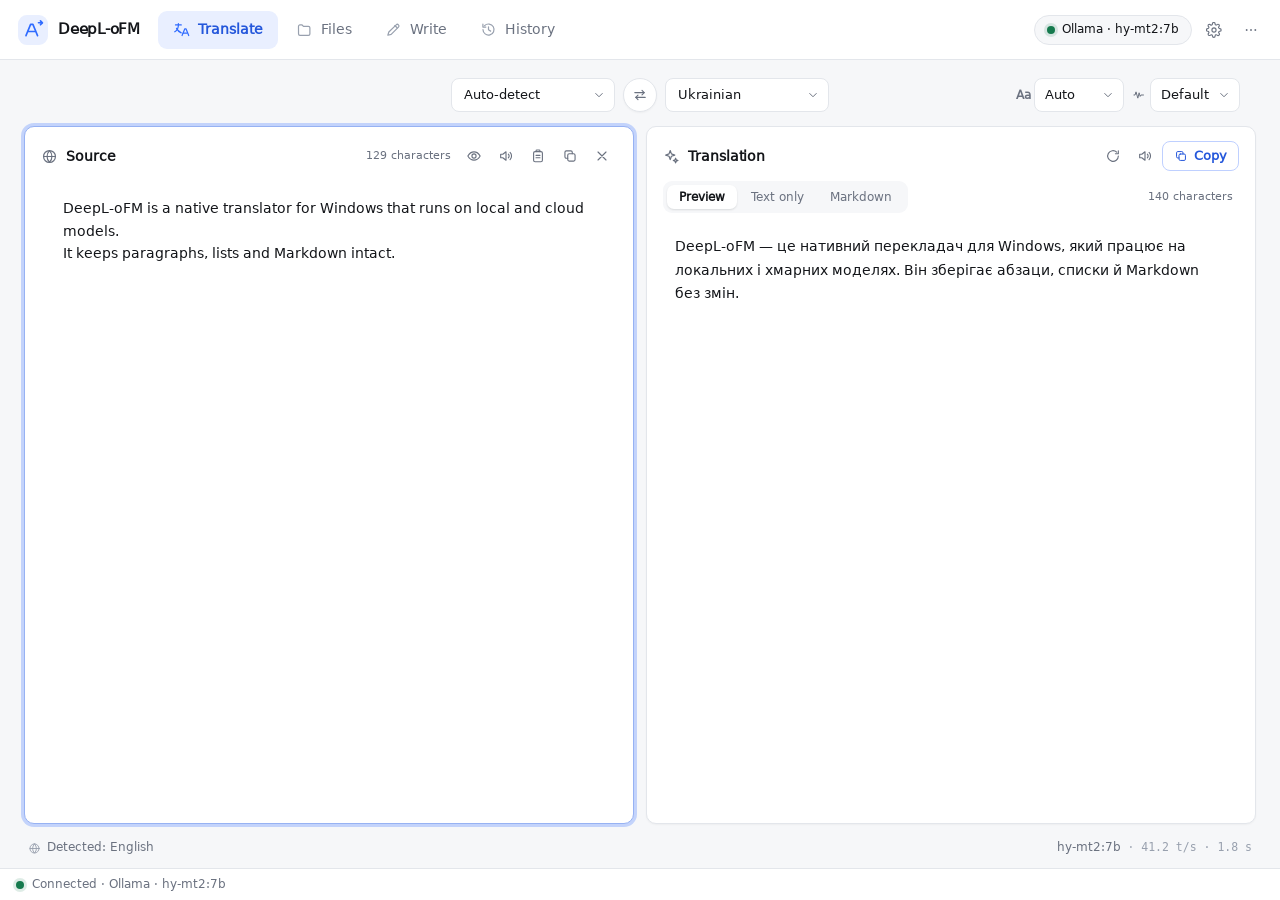
<file: rust/ui/index.html>
<!doctype html>
<html lang="en" data-theme="auto">
<head>
  <meta charset="utf-8">
  <meta name="viewport" content="width=device-width, initial-scale=1">
  <meta name="color-scheme" content="light dark">
  <title>DeepL-oFM</title>
  <!-- A same-origin file, not an inline script: the shell's CSP forbids inline. -->
  <script src="boot.js"></script>
  <link rel="stylesheet" href="styles.css">
</head>
<body>
  <!-- Icon sprite ------------------------------------------------------- -->
  <svg class="icon-sprite" aria-hidden="true" focusable="false" xmlns="http://www.w3.org/2000/svg">
    <symbol id="i-translate" viewBox="0 0 24 24">
      <path d="M3.5 5.5h8.2M7.6 3.5v2c0 4.1-2.2 7.9-5.1 9.7"/>
      <path d="M5 10.4c1.5 3 3.8 5 6.6 6.3"/>
      <path d="M12.8 20.5 16.7 11h1.6l3.9 9.5"/>
      <path d="M14.3 17.2h5.4"/>
    </symbol>
    <symbol id="i-files" viewBox="0 0 24 24">
      <path d="M3.5 7.6a2 2 0 0 1 2-2h3.1l2 2.1h7a2 2 0 0 1 2 2v8.7a2 2 0 0 1-2 2h-12a2 2 0 0 1-2-2z"/>
    </symbol>
    <symbol id="i-write" viewBox="0 0 24 24">
      <path d="M4 20.1l4.7-1.2L19 8.6a2.25 2.25 0 0 0-3.2-3.2L5.4 15.6z"/>
      <path d="M13.9 6.4l3.2 3.2"/>
    </symbol>
    <symbol id="i-history" viewBox="0 0 24 24">
      <path d="M4.2 12a7.8 7.8 0 1 0 2.3-5.5"/>
      <path d="M4.1 4.5v4.1h4.1"/>
      <path d="M12 8.2v4.3l3 1.8"/>
    </symbol>
    <symbol id="i-settings" viewBox="0 0 24 24">
      <circle cx="12" cy="12" r="3.1"/>
      <path d="M19.1 14.9a1.7 1.7 0 0 0 .34 1.87l.06.06a2 2 0 1 1-2.83 2.83l-.06-.06a1.7 1.7 0 0 0-1.87-.34 1.7 1.7 0 0 0-1.03 1.56v.17a2 2 0 1 1-4 0v-.09a1.7 1.7 0 0 0-1.11-1.56 1.7 1.7 0 0 0-1.87.34l-.06.06a2 2 0 1 1-2.83-2.83l.06-.06a1.7 1.7 0 0 0 .34-1.87 1.7 1.7 0 0 0-1.56-1.03h-.17a2 2 0 1 1 0-4h.09a1.7 1.7 0 0 0 1.56-1.11 1.7 1.7 0 0 0-.34-1.87l-.06-.06a2 2 0 1 1 2.83-2.83l.06.06a1.7 1.7 0 0 0 1.87.34h.08a1.7 1.7 0 0 0 1.03-1.56v-.17a2 2 0 1 1 4 0v.09a1.7 1.7 0 0 0 1.03 1.56 1.7 1.7 0 0 0 1.87-.34l.06-.06a2 2 0 1 1 2.83 2.83l-.06.06a1.7 1.7 0 0 0-.34 1.87v.08a1.7 1.7 0 0 0 1.56 1.03h.17a2 2 0 1 1 0 4h-.09a1.7 1.7 0 0 0-1.56 1.03z"/>
    </symbol>
    <symbol id="i-more" viewBox="0 0 24 24">
      <circle cx="5.5" cy="12" r="1.4" fill="currentColor" stroke="none"/>
      <circle cx="12" cy="12" r="1.4" fill="currentColor" stroke="none"/>
      <circle cx="18.5" cy="12" r="1.4" fill="currentColor" stroke="none"/>
    </symbol>
    <symbol id="i-globe" viewBox="0 0 24 24">
      <circle cx="12" cy="12" r="8.4"/>
      <path d="M3.6 12h16.8"/>
      <path d="M12 3.6c2.2 2.3 3.4 5.2 3.4 8.4S14.2 18.1 12 20.4C9.8 18.1 8.6 15.2 8.6 12S9.8 5.9 12 3.6z"/>
    </symbol>
    <symbol id="i-speaker" viewBox="0 0 24 24">
      <path d="M4 9.4h3.2L12 5.6v12.8L7.2 14.6H4z"/>
      <path d="M15.5 9.1a4.1 4.1 0 0 1 0 5.8"/>
      <path d="M18.1 6.6a7.7 7.7 0 0 1 0 10.8"/>
    </symbol>
    <symbol id="i-stop" viewBox="0 0 24 24">
      <rect x="6.5" y="6.5" width="11" height="11" rx="2.2"/>
    </symbol>
    <symbol id="i-copy" viewBox="0 0 24 24">
      <rect x="8.6" y="8.6" width="11" height="11" rx="2.2"/>
      <path d="M15.4 8.6V6.5a2.1 2.1 0 0 0-2.1-2.1H6.5a2.1 2.1 0 0 0-2.1 2.1v6.8a2.1 2.1 0 0 0 2.1 2.1h2.1"/>
    </symbol>
    <symbol id="i-clipboard" viewBox="0 0 24 24">
      <rect x="5.4" y="5.4" width="13.2" height="15.2" rx="2.2"/>
      <path d="M9.1 5.4V4.2A1.2 1.2 0 0 1 10.3 3h3.4a1.2 1.2 0 0 1 1.2 1.2v1.2"/>
      <path d="M9 11h6M9 14.6h6"/>
    </symbol>
    <symbol id="i-check" viewBox="0 0 24 24">
      <path d="M4.8 12.6l4.7 4.7L19.2 6.9"/>
    </symbol>
    <symbol id="i-x" viewBox="0 0 24 24">
      <path d="M6 6l12 12M18 6L6 18"/>
    </symbol>
    <symbol id="i-eye" viewBox="0 0 24 24">
      <path d="M2.8 12S6.3 5.8 12 5.8 21.2 12 21.2 12 17.7 18.2 12 18.2 2.8 12 2.8 12z"/>
      <circle cx="12" cy="12" r="3.1"/>
    </symbol>
    <symbol id="i-code" viewBox="0 0 24 24">
      <path d="M8.4 7.4 3.6 12l4.8 4.6"/>
      <path d="M15.6 7.4 20.4 12l-4.8 4.6"/>
      <path d="M13.4 4.8 10.6 19.2"/>
    </symbol>
    <symbol id="i-sparkles" viewBox="0 0 24 24">
      <path d="M10.2 3.6l1.7 4.7 4.7 1.7-4.7 1.7-1.7 4.7-1.7-4.7L3.8 10l4.7-1.7z"/>
      <path d="M17.8 14.4l.9 2.4 2.4.9-2.4.9-.9 2.4-.9-2.4-2.4-.9 2.4-.9z"/>
    </symbol>
    <symbol id="i-refresh" viewBox="0 0 24 24">
      <path d="M20 12a8 8 0 1 1-2.4-5.7"/>
      <path d="M20 4.2v4.4h-4.4"/>
    </symbol>
    <symbol id="i-warning" viewBox="0 0 24 24">
      <path d="M12 3.9l8.6 15H3.4z"/>
      <path d="M12 9.4v4.4"/>
      <circle cx="12" cy="16.6" r=".9" fill="currentColor" stroke="none"/>
    </symbol>
    <symbol id="i-download" viewBox="0 0 24 24">
      <path d="M12 3.8v10.4"/>
      <path d="M7.6 10.2L12 14.6l4.4-4.4"/>
      <path d="M4.2 16.4v2.4a1.8 1.8 0 0 0 1.8 1.8h12a1.8 1.8 0 0 0 1.8-1.8v-2.4"/>
    </symbol>
    <symbol id="i-folder" viewBox="0 0 24 24">
      <path d="M3.5 7.6a2 2 0 0 1 2-2h3.1l2 2.1h7a2 2 0 0 1 2 2v8.7a2 2 0 0 1-2 2h-12a2 2 0 0 1-2-2z"/>
    </symbol>
    <symbol id="i-trash" viewBox="0 0 24 24">
      <path d="M4.2 6.8h15.6"/>
      <path d="M9.2 6.8V4.9a1.2 1.2 0 0 1 1.2-1.2h3.2a1.2 1.2 0 0 1 1.2 1.2v1.9"/>
      <path d="M6.3 6.8l.8 12.2a1.9 1.9 0 0 0 1.9 1.7h6a1.9 1.9 0 0 0 1.9-1.7l.8-12.2"/>
      <path d="M10.2 10.6v6M13.8 10.6v6"/>
    </symbol>
    <symbol id="i-search" viewBox="0 0 24 24">
      <circle cx="10.8" cy="10.8" r="6.6"/>
      <path d="M15.7 15.7l4.2 4.2"/>
    </symbol>
    <symbol id="i-chevron-down" viewBox="0 0 24 24">
      <path d="M6.4 9.4L12 15l5.6-5.6"/>
    </symbol>
    <symbol id="i-arrow-right" viewBox="0 0 24 24">
      <path d="M4.5 12h14.6"/>
      <path d="M13.7 6.6l5.4 5.4-5.4 5.4"/>
    </symbol>
    <symbol id="i-swap" viewBox="0 0 24 24">
      <path d="M4.2 8.4h14.1"/>
      <path d="M15 5.1l3.3 3.3-3.3 3.3"/>
      <path d="M19.8 15.6H5.7"/>
      <path d="M9 12.3l-3.3 3.3L9 18.9"/>
    </symbol>
    <symbol id="i-external" viewBox="0 0 24 24">
      <path d="M13.4 4.6h6v6"/>
      <path d="M19.4 4.6l-8.3 8.3"/>
      <path d="M18.2 13.6v4.5a2 2 0 0 1-2 2H5.9a2 2 0 0 1-2-2V7.8a2 2 0 0 1 2-2h4.5"/>
    </symbol>
    <symbol id="i-file" viewBox="0 0 24 24">
      <path d="M6.4 3.6h7.1l4.1 4.1v12.7H6.4z"/>
      <path d="M13.5 3.6v4.1h4.1"/>
    </symbol>
    <symbol id="i-key" viewBox="0 0 24 24">
      <circle cx="8.2" cy="8.2" r="4.2"/>
      <path d="M11.2 11.2l8.4 8.4M16.2 16.2l2.2-2.2M13.9 13.9l2.2-2.2"/>
    </symbol>
    <symbol id="i-tone" viewBox="0 0 24 24">
      <path d="M3.3 12h1.9l1.7-5.4 3.1 10.8 2.2-9.2 1.8 6.2 1.4-2.4h4.3"/>
    </symbol>
    <symbol id="i-info" viewBox="0 0 24 24">
      <circle cx="12" cy="12" r="8.5"/>
      <path d="M12 11v5.2"/>
      <circle cx="12" cy="7.9" r=".9" fill="currentColor" stroke="none"/>
    </symbol>
  </svg>

  <div class="app" id="app">
    <!-- Header ---------------------------------------------------------- -->
    <header class="app-header">
      <div class="brand">
        <span class="brand-mark" aria-hidden="true">
          <svg viewBox="0 0 28 28">
            <path d="M5.8 20.6 11.2 7.4h2.7l5.4 13.2"/>
            <path d="M8.4 15.8h8.3"/>
            <path d="M20.4 5.6h4.4M22.7 3.3l2.3 2.3-2.3 2.3"/>
          </svg>
        </span>
        <span class="brand-name">DeepL-oFM</span>
      </div>

      <nav class="tabs" id="tabs" role="tablist" data-i18n-aria="Sections">
        <button class="tab" type="button" role="tab" id="tab-translate" data-tab="translate" aria-selected="true" aria-controls="pane-translate">
          <svg class="icon" aria-hidden="true"><use href="#i-translate"></use></svg>
          <span data-i18n="Translate"></span>
        </button>
        <button class="tab" type="button" role="tab" id="tab-files" data-tab="files" aria-selected="false" aria-controls="pane-files" tabindex="-1">
          <svg class="icon" aria-hidden="true"><use href="#i-files"></use></svg>
          <span data-i18n="Files"></span>
        </button>
        <button class="tab" type="button" role="tab" id="tab-write" data-tab="write" aria-selected="false" aria-controls="pane-write" tabindex="-1">
          <svg class="icon" aria-hidden="true"><use href="#i-write"></use></svg>
          <span data-i18n="Write"></span>
        </button>
        <button class="tab" type="button" role="tab" id="tab-history" data-tab="history" aria-selected="false" aria-controls="pane-history" tabindex="-1">
          <svg class="icon" aria-hidden="true"><use href="#i-history"></use></svg>
          <span data-i18n="History"></span>
        </button>
      </nav>

      <div class="header-actions">
        <button class="conn-capsule" type="button" id="connCapsule" data-i18n-title="Connection status" aria-describedby="connCapsuleLabel">
          <span class="status-dot" id="connDot" data-state="unknown"></span>
          <span class="conn-label" id="connCapsuleLabel"></span>
        </button>
        <button class="icon-btn" type="button" id="settingsBtn" data-i18n-aria="Settings" data-i18n-title="Settings">
          <svg class="icon" aria-hidden="true"><use href="#i-settings"></use></svg>
        </button>
        <div class="menu-wrap">
          <button class="icon-btn" type="button" id="moreBtn" data-i18n-aria="More actions" data-i18n-title="More actions" aria-haspopup="menu" aria-expanded="false" aria-controls="moreMenu">
            <svg class="icon" aria-hidden="true"><use href="#i-more"></use></svg>
          </button>
          <div class="menu" id="moreMenu" role="menu" hidden>
            <button class="menu-item" type="button" role="menuitem" data-command="translate_clipboard">
              <span class="menu-label" data-i18n="Translate clipboard"></span>
              <span class="menu-key"></span>
            </button>
            <button class="menu-item" type="button" role="menuitem" data-command="translate_selection">
              <span class="menu-label" data-i18n="Translate selection"></span>
              <span class="menu-key"></span>
            </button>
            <div class="menu-separator" role="separator"></div>
            <button class="menu-item" type="button" role="menuitem" data-command="check_connection">
              <span class="menu-label" data-i18n="Check connection"></span>
            </button>
            <button class="menu-item" type="button" role="menuitem" data-command="history">
              <span class="menu-label" data-i18n="History"></span>
            </button>
            <div class="menu-separator" role="separator"></div>
            <button class="menu-item" type="button" role="menuitem" data-command="clear_source">
              <span class="menu-label" data-i18n="New translation"></span>
            </button>
            <button class="menu-item" type="button" role="menuitem" data-command="open_settings">
              <span class="menu-label" data-i18n="Settings…"></span>
            </button>
          </div>
        </div>
      </div>
    </header>

    <!-- Main ------------------------------------------------------------ -->
    <main class="app-main">
      <!-- Translate ----------------------------------------------------- -->
      <section class="pane pane-translate" id="pane-translate" role="tabpanel" aria-labelledby="tab-translate">
        <div class="translate-top" id="translateTop">
          <div class="bar-spacer" aria-hidden="true"></div>
          <div class="lang-bar">
            <div class="select-wrap lang-source">
              <select id="sourceLang" data-i18n-aria="Source language"></select>
              <svg class="icon select-chevron" aria-hidden="true"><use href="#i-chevron-down"></use></svg>
            </div>
            <button class="icon-btn swap-btn" type="button" id="swapBtn" data-i18n-aria="Swap languages" data-i18n-title="Swap languages">
              <svg class="icon" aria-hidden="true"><use href="#i-swap"></use></svg>
            </button>
            <div class="select-wrap lang-target">
              <select id="targetLang" data-i18n-aria="Target language"></select>
              <svg class="icon select-chevron" aria-hidden="true"><use href="#i-chevron-down"></use></svg>
            </div>
          </div>

          <div class="chips-bar" id="chipsBar">
            <div class="chips-full" id="chipsFull">
              <span class="caption" data-i18n="Style"></span>
              <div class="segmented" id="styleChips" role="group" data-i18n-aria="Style">
                <button class="segment" type="button" data-style="auto" data-i18n="Auto"></button>
                <button class="segment" type="button" data-style="literal" data-i18n="Literal"></button>
                <button class="segment" type="button" data-style="natural" data-i18n="Natural"></button>
              </div>
              <span class="caption caption-tone" data-i18n="Tone"></span>
              <div class="segmented" id="toneChips" role="group" data-i18n-aria="Tone">
                <button class="segment" type="button" data-tone="standard" data-i18n="Default"></button>
                <button class="segment" type="button" data-tone="formal" data-i18n="Formal"></button>
                <button class="segment" type="button" data-tone="casual" data-i18n="Casual"></button>
              </div>
            </div>
            <div class="chips-compact" id="chipsCompact" hidden>
              <div class="compact-control">
                <span class="compact-glyph" aria-hidden="true">Aa</span>
                <div class="select-wrap">
                  <select id="styleCompact" data-i18n-aria="Style"></select>
                  <svg class="icon select-chevron" aria-hidden="true"><use href="#i-chevron-down"></use></svg>
                </div>
              </div>
              <div class="compact-control">
                <svg class="icon compact-glyph" aria-hidden="true"><use href="#i-tone"></use></svg>
                <div class="select-wrap">
                  <select id="toneCompact" data-i18n-aria="Tone"></select>
                  <svg class="icon select-chevron" aria-hidden="true"><use href="#i-chevron-down"></use></svg>
                </div>
              </div>
            </div>
          </div>
        </div>

        <div class="panes">
          <section class="card source-card" aria-labelledby="sourceTitle">
            <header class="card-head">
              <div class="card-title">
                <svg class="icon" aria-hidden="true"><use href="#i-globe"></use></svg>
                <h2 id="sourceTitle" data-i18n="Source"></h2>
              </div>
              <div class="card-tools">
                <span class="counter" id="sourceCounter"></span>
                <button class="icon-btn" type="button" id="sourcePreviewBtn" data-i18n-aria="Show rendered Markdown" data-i18n-title="Show rendered Markdown">
                  <svg class="icon" aria-hidden="true"><use href="#i-eye"></use></svg>
                </button>
                <button class="icon-btn" type="button" id="speakSourceBtn" data-i18n-aria="Listen to the original" data-i18n-title="Listen to the original">
                  <svg class="icon" aria-hidden="true"><use href="#i-speaker"></use></svg>
                </button>
                <button class="icon-btn" type="button" id="pasteBtn" data-i18n-aria="Paste from clipboard" data-i18n-title="Paste from clipboard">
                  <svg class="icon" aria-hidden="true"><use href="#i-clipboard"></use></svg>
                </button>
                <button class="icon-btn" type="button" id="copySourceBtn" data-i18n-aria="Copy the original" data-i18n-title="Copy the original">
                  <svg class="icon" aria-hidden="true"><use href="#i-copy"></use></svg>
                </button>
                <button class="icon-btn" type="button" id="clearSourceBtn" data-i18n-aria="Clear" data-i18n-title="Clear">
                  <svg class="icon" aria-hidden="true"><use href="#i-x"></use></svg>
                </button>
              </div>
            </header>
            <div class="card-body source-body">
              <textarea id="sourceInput" class="source-input" spellcheck="false" data-i18n-placeholder="Enter or paste text…" data-i18n-aria="Source"></textarea>
              <div class="markdown-body source-preview" id="sourcePreview" hidden aria-live="polite"></div>
            </div>
          </section>

          <section class="card result-card" aria-labelledby="resultTitle">
            <header class="card-head">
              <div class="card-title">
                <svg class="icon icon-accent" aria-hidden="true"><use href="#i-sparkles"></use></svg>
                <h2 id="resultTitle" data-i18n="Translation"></h2>
              </div>
              <div class="card-tools">
                <span class="pill pill-warning" id="warningPill" hidden></span>
                <button class="icon-btn" type="button" id="againBtn" data-i18n-aria="Translate again" data-i18n-title="Translate again">
                  <svg class="icon" aria-hidden="true"><use href="#i-refresh"></use></svg>
                </button>
                <button class="icon-btn" type="button" id="speakResultBtn" data-i18n-aria="Listen to the translation" data-i18n-title="Listen to the translation">
                  <svg class="icon" aria-hidden="true"><use href="#i-speaker"></use></svg>
                </button>
                <button class="btn btn-outline-accent btn-sm" type="button" id="copyBtn" data-i18n-title="Copy translation">
                  <svg class="icon" aria-hidden="true"><use href="#i-copy"></use></svg>
                  <span id="copyBtnLabel" data-i18n="Copy"></span>
                </button>
              </div>
            </header>

            <div class="result-controls">
              <div class="segmented segmented-subtle" id="viewSwitch" role="group" data-i18n-aria="Translation">
                <button class="segment" type="button" data-view="preview" data-i18n="Preview"></button>
                <button class="segment" type="button" data-view="text" data-i18n="Text only"></button>
                <button class="segment" type="button" data-view="markdown" data-i18n="Markdown"></button>
              </div>
              <span class="counter" id="resultCounter"></span>
            </div>

            <div class="card-body result-body">
              <div class="result-scroll" id="resultScroll">
                <div class="markdown-body" id="resultView" aria-live="polite"></div>

                <div class="empty-state" id="resultEmpty">
                  <span class="empty-icon" aria-hidden="true">
                    <svg class="icon" aria-hidden="true"><use href="#i-sparkles"></use></svg>
                  </span>
                  <h3 data-i18n="Translation will appear here"></h3>
                  <p data-i18n="Press Ctrl + Enter to translate."></p>
                  <button class="btn btn-primary btn-sm" type="button" id="translateNowBtn">
                    <svg class="icon" aria-hidden="true"><use href="#i-arrow-right"></use></svg>
                    <span data-i18n="Translate now"></span>
                  </button>
                </div>

                <div class="progress-state" id="resultProgress" hidden>
                  <h3 id="progressTitle" data-i18n="Translating…"></h3>
                  <div class="progress-track" id="progressTrack" role="progressbar" aria-valuemin="0" aria-valuemax="100" aria-valuenow="0" aria-labelledby="progressTitle">
                    <div class="progress-fill" id="progressFill"></div>
                  </div>
                  <div class="progress-counts">
                    <span id="progressStatus"></span>
                    <span class="progress-percent" id="progressPercent">0%</span>
                  </div>
                  <button class="btn btn-secondary btn-sm" type="button" id="stopBtn">
                    <svg class="icon" aria-hidden="true"><use href="#i-stop"></use></svg>
                    <span data-i18n="Stop"></span>
                  </button>
                </div>

                <div class="empty-state error-state" id="resultError" hidden>
                  <span class="empty-icon error-icon" aria-hidden="true">
                    <svg class="icon" aria-hidden="true"><use href="#i-warning"></use></svg>
                  </span>
                  <h3 data-i18n="Translation failed"></h3>
                  <p id="errorText"></p>
                  <button class="btn btn-primary btn-sm" type="button" id="retryBtn">
                    <svg class="icon" aria-hidden="true"><use href="#i-refresh"></use></svg>
                    <span data-i18n="Retry"></span>
                  </button>
                </div>
              </div>

              <div class="error-banner" id="errorBanner" hidden>
                <svg class="icon" aria-hidden="true"><use href="#i-warning"></use></svg>
                <span id="bannerText"></span>
                <button class="link-btn" type="button" id="bannerRetry" data-i18n="Retry"></button>
              </div>
            </div>
          </section>
        </div>

        <footer class="translate-foot">
          <span class="detected" id="detectedWrap" hidden>
            <svg class="icon" aria-hidden="true"><use href="#i-globe"></use></svg>
            <span id="detectedLabel"></span>
          </span>
          <span class="copy-feedback" id="copyFeedback" role="status" hidden></span>
          <div class="foot-right">
            <span class="pill pill-warning" id="fallbackPill" hidden data-i18n="fallback"></span>
            <span class="model-label" id="modelLabel"></span>
            <span class="dot-sep" id="metricSep" aria-hidden="true">·</span>
            <span class="metrics" id="metricsLabel"></span>
          </div>
        </footer>
      </section>

      <!-- Files --------------------------------------------------------- -->
      <section class="pane pane-page" id="pane-files" role="tabpanel" aria-labelledby="tab-files" hidden>
        <div class="page page-narrow">
          <header class="page-head">
            <h1 data-i18n="Files"></h1>
            <p data-i18n="Translate a document and save the result in its original format."></p>
          </header>

          <div class="card drop-card" id="dropZone">
            <span class="drop-icon" aria-hidden="true">
              <svg class="icon" aria-hidden="true"><use href="#i-file"></use></svg>
            </span>
            <h2 data-i18n="Drop a file here or choose one"></h2>
            <p data-i18n="Supported formats: TXT, Markdown, PDF and DOCX."></p>
            <button class="btn btn-secondary" type="button" id="chooseFileBtn" data-i18n="Choose a file…"></button>
          </div>

          <div class="card file-card" id="fileSelected" hidden>
            <span class="file-icon" aria-hidden="true"><svg class="icon" aria-hidden="true"><use href="#i-file"></use></svg></span>
            <div class="file-meta">
              <span class="file-name" id="fileSelectedName"></span>
              <span class="file-sub" id="fileSelectedMeta"></span>
            </div>
            <button class="icon-btn" type="button" id="removeFileBtn" data-i18n-aria="Remove file" data-i18n-title="Remove file">
              <svg class="icon" aria-hidden="true"><use href="#i-x"></use></svg>
            </button>
          </div>

          <div class="file-actions" id="fileActions" hidden>
            <label class="inline-label" for="fileTarget" data-i18n="Translate to"></label>
            <div class="select-wrap">
              <select id="fileTarget"></select>
              <svg class="icon select-chevron" aria-hidden="true"><use href="#i-chevron-down"></use></svg>
            </div>
            <span class="spacer"></span>
            <button class="btn btn-primary" type="button" id="translateFileBtn">
              <svg class="icon" aria-hidden="true"><use href="#i-translate"></use></svg>
              <span data-i18n="Translate"></span>
            </button>
          </div>

          <div class="card file-progress" id="fileProgress" hidden>
            <header class="file-progress-head">
              <div>
                <h3 data-i18n="Translating…"></h3>
                <p class="file-sub" id="fileProgressName"></p>
              </div>
              <span class="progress-percent" id="fileProgressPercent">0%</span>
            </header>
            <div class="progress-track" id="fileProgressTrack" role="progressbar" aria-valuemin="0" aria-valuemax="100" aria-valuenow="0" data-i18n-aria="Translation progress">
              <div class="progress-fill" id="fileProgressFill"></div>
            </div>
            <div class="file-progress-foot">
              <span class="muted" id="fileProgressState"></span>
              <button class="btn btn-secondary btn-sm" type="button" id="cancelFileBtn" data-i18n="Cancel"></button>
            </div>
          </div>

          <div class="card file-result" id="fileResult" hidden>
            <div class="result-head">
              <span class="result-check" aria-hidden="true"><svg class="icon" aria-hidden="true"><use href="#i-check"></use></svg></span>
              <div class="result-head-text">
                <h3 data-i18n="Translation complete"></h3>
                <p class="file-sub mono" id="fileResultName"></p>
              </div>
            </div>
            <p class="warning-line" id="fileWarnings" hidden></p>
            <p class="warning-line" id="fileFallback" hidden data-i18n="Fallback"></p>
            <p class="error-line" id="fileSaveError" hidden></p>
            <div class="result-actions">
              <button class="btn btn-primary btn-sm" type="button" id="saveFileBtn">
                <svg class="icon" aria-hidden="true"><use href="#i-download"></use></svg>
                <span data-i18n="Save file…"></span>
              </button>
              <button class="btn btn-secondary btn-sm" type="button" id="showFolderBtn">
                <svg class="icon" aria-hidden="true"><use href="#i-folder"></use></svg>
                <span data-i18n="Show in folder"></span>
              </button>
              <span class="spacer"></span>
              <button class="link-btn" type="button" id="anotherFileBtn" data-i18n="Translate another file"></button>
            </div>
          </div>

          <div class="card file-error" id="fileError" hidden>
            <span class="result-check error-check" aria-hidden="true"><svg class="icon" aria-hidden="true"><use href="#i-warning"></use></svg></span>
            <div class="result-head-text">
              <h3 data-i18n="The file could not be translated."></h3>
              <p class="error-line" id="fileErrorText"></p>
            </div>
            <div class="file-error-actions">
              <button class="btn btn-primary btn-sm" type="button" id="fileTryAgainBtn">
                <svg class="icon" aria-hidden="true"><use href="#i-refresh"></use></svg>
                <span data-i18n="Try again"></span>
              </button>
              <button class="btn btn-secondary btn-sm" type="button" id="fileRetryBtn" data-i18n="Choose a file…"></button>
            </div>
          </div>
        </div>
      </section>

      <!-- Write --------------------------------------------------------- -->
      <section class="pane pane-page" id="pane-write" role="tabpanel" aria-labelledby="tab-write" hidden>
        <div class="page page-write">
          <header class="page-head">
            <h1 data-i18n="Improve text"></h1>
            <p data-i18n="Improve clarity, grammar and style while keeping the meaning."></p>
          </header>

          <div class="card write-bar">
            <label class="inline-label" for="writeTarget" data-i18n="Improve in"></label>
            <div class="select-wrap">
              <select id="writeTarget"></select>
              <svg class="icon select-chevron" aria-hidden="true"><use href="#i-chevron-down"></use></svg>
            </div>
            <button class="btn btn-primary" type="button" id="improveBtn">
              <svg class="icon" aria-hidden="true"><use href="#i-sparkles"></use></svg>
              <span class="busy-label" id="improveLabel" data-i18n="Improve text"></span>
              <span class="spinner" aria-hidden="true" hidden></span>
            </button>
            <button class="btn btn-secondary" type="button" id="cancelWriteBtn" hidden data-i18n="Cancel"></button>
            <span class="spacer"></span>
            <button class="btn btn-secondary btn-sm" type="button" id="copyWriteBtn" data-i18n-title="Copy translation">
              <svg class="icon" aria-hidden="true"><use href="#i-copy"></use></svg>
              <span data-i18n="Copy"></span>
            </button>
          </div>

          <div class="panes write-panes">
            <section class="card source-card" aria-labelledby="writeSourceTitle">
              <header class="card-head">
                <div class="card-title">
                  <svg class="icon" aria-hidden="true"><use href="#i-write"></use></svg>
                  <h2 id="writeSourceTitle" data-i18n="Source"></h2>
                </div>
                <div class="card-tools">
                  <span class="counter" id="writeCounter"></span>
                  <button class="icon-btn" type="button" id="clearWriteBtn" data-i18n-aria="Clear" data-i18n-title="Clear">
                    <svg class="icon" aria-hidden="true"><use href="#i-x"></use></svg>
                  </button>
                </div>
              </header>
              <div class="card-body source-body">
                <textarea id="writeInput" class="source-input" spellcheck="false" data-i18n-placeholder="Type or paste text to improve" data-i18n-aria="Source"></textarea>
              </div>
            </section>

            <section class="card result-card" aria-labelledby="writeResultTitle">
              <header class="card-head">
                <div class="card-title">
                  <svg class="icon icon-accent" aria-hidden="true"><use href="#i-sparkles"></use></svg>
                  <h2 id="writeResultTitle" data-i18n="Result"></h2>
                </div>
                <div class="card-tools">
                  <span class="counter" id="writeResultCounter"></span>
                </div>
              </header>
              <div class="result-controls">
                <div class="segmented segmented-subtle" id="writeViewSwitch" role="group" data-i18n-aria="Result">
                  <button class="segment" type="button" data-view="preview" data-i18n="Preview"></button>
                  <button class="segment" type="button" data-view="text" data-i18n="Text only"></button>
                  <button class="segment" type="button" data-view="markdown" data-i18n="Markdown"></button>
                </div>
                <span class="duration" id="writeDuration"></span>
              </div>
              <div class="card-body result-body">
                <div class="result-scroll">
                  <div class="markdown-body" id="writeResultView" aria-live="polite"></div>
                  <p class="warning-line write-warning" id="writeWarnings" role="status" hidden></p>
                  <div class="empty-state" id="writeEmpty">
                    <span class="empty-icon" aria-hidden="true">
                      <svg class="icon" aria-hidden="true"><use href="#i-sparkles"></use></svg>
                    </span>
                    <h3 data-i18n="Improved text will appear here"></h3>
                    <p data-i18n="Type or paste text on the left to begin."></p>
                  </div>
                  <div class="empty-state busy-state" id="writeBusyState" hidden>
                    <span class="empty-icon" aria-hidden="true">
                      <span class="spinner spinner-lg"></span>
                    </span>
                    <h3 data-i18n="Improving…"></h3>
                    <p data-i18n="This usually takes a few seconds."></p>
                  </div>
                  <div class="empty-state error-state" id="writeError" hidden>
                    <span class="empty-icon error-icon" aria-hidden="true">
                      <svg class="icon" aria-hidden="true"><use href="#i-warning"></use></svg>
                    </span>
                    <h3 data-i18n="Translation failed"></h3>
                    <p id="writeErrorText"></p>
                  </div>
                </div>
              </div>
            </section>
          </div>
        </div>
      </section>

      <!-- History ------------------------------------------------------- -->
      <section class="pane pane-page" id="pane-history" role="tabpanel" aria-labelledby="tab-history" hidden>
        <div class="page page-history">
          <header class="page-head page-head-row">
            <div class="page-head-text">
              <h1><span data-i18n="History"></span> <span class="count-badge" id="historyCount">0</span></h1>
            </div>
            <div class="history-tools">
              <div class="search-field">
                <svg class="icon" aria-hidden="true"><use href="#i-search"></use></svg>
                <input type="search" id="historySearch" data-i18n-placeholder="Search in history" data-i18n-aria="Search in history">
              </div>
              <button class="btn btn-secondary" type="button" id="historyClearBtn">
                <svg class="icon" aria-hidden="true"><use href="#i-trash"></use></svg>
                <span data-i18n="Clear"></span>
              </button>
            </div>
          </header>

          <div class="card history-card">
            <div class="empty-state" id="historyEmpty">
              <span class="empty-icon" aria-hidden="true">
                <svg class="icon" aria-hidden="true"><use href="#i-history"></use></svg>
              </span>
              <h3 id="historyEmptyTitle" data-i18n="History is empty"></h3>
              <p id="historyEmptyText" data-i18n="Translations will be saved here automatically."></p>
            </div>
            <div class="history-list" id="historyList"></div>
          </div>
        </div>
      </section>
    </main>

    <!-- Status bar ------------------------------------------------------ -->
    <footer class="status-bar">
      <span class="status-dot" id="statusDot" data-state="unknown" aria-hidden="true"></span>
      <span class="status-text" id="statusText"></span>
      <span class="status-error" id="statusError"></span>
      <span class="spacer"></span>
      <button class="link-btn stop-speaking" type="button" id="stopSpeaking" hidden data-i18n="Stop"></button>
      <span class="status-metrics" id="statusMetrics"></span>
    </footer>
  </div>

  <!-- Settings dialog --------------------------------------------------- -->
  <dialog class="dialog dialog-settings" id="settingsDialog" aria-labelledby="settingsTitle">
    <div class="dialog-shell" tabindex="-1">
      <header class="dialog-head">
        <h2 id="settingsTitle" data-i18n="Settings"></h2>
        <span class="dialog-version" id="settingsVersion"></span>
      </header>

      <div class="dialog-tabs" id="settingsTabs" role="tablist" data-i18n-aria="Settings">
        <button class="dialog-tab is-active" type="button" role="tab" data-settings-tab="model" id="settingsTab-model" aria-controls="settingsPanel-model" aria-selected="true" data-i18n="Model &amp; provider"></button>
        <button class="dialog-tab" type="button" role="tab" data-settings-tab="generation" id="settingsTab-generation" aria-controls="settingsPanel-generation" aria-selected="false" tabindex="-1" data-i18n="Generation"></button>
        <button class="dialog-tab" type="button" role="tab" data-settings-tab="behaviour" id="settingsTab-behaviour" aria-controls="settingsPanel-behaviour" aria-selected="false" tabindex="-1" data-i18n="Behavior"></button>
        <button class="dialog-tab" type="button" role="tab" data-settings-tab="hotkeys" id="settingsTab-hotkeys" aria-controls="settingsPanel-hotkeys" aria-selected="false" tabindex="-1" data-i18n="Hot keys"></button>
        <button class="dialog-tab" type="button" role="tab" data-settings-tab="about" id="settingsTab-about" aria-controls="settingsPanel-about" aria-selected="false" tabindex="-1" data-i18n="About"></button>
      </div>

      <div class="dialog-body" id="settingsBody">
        <!-- Model & provider -->
        <section class="settings-panel" data-settings-panel="model" id="settingsPanel-model" role="tabpanel" aria-labelledby="settingsTab-model">
          <section class="card settings-card">
            <header class="section-head">
              <h3 data-i18n="Model and provider"></h3>
              <p data-i18n="Local models run offline and for free. Cloud models answer faster but need a key."></p>
            </header>
            <div class="form">
              <div class="form-row">
                <label class="form-label" for="providerSelect" data-i18n="Provider"></label>
                <div class="form-control">
                  <div class="select-wrap">
                    <select id="providerSelect"></select>
                    <svg class="icon select-chevron" aria-hidden="true"><use href="#i-chevron-down"></use></svg>
                  </div>
                  <p class="hint" id="providerHint"></p>
                </div>
              </div>

              <div class="form-row">
                <label class="form-label" for="baseUrlInput" data-i18n="Server address"></label>
                <div class="form-control">
                  <input type="text" id="baseUrlInput" spellcheck="false" autocomplete="off">
                </div>
              </div>

              <div class="form-row">
                <label class="form-label" for="apiKeyInput" data-i18n="API key"></label>
                <div class="form-control">
                  <div class="input-with-actions">
                    <input type="password" id="apiKeyInput" spellcheck="false" autocomplete="off">
                    <button class="link-btn" type="button" id="revealKeyBtn" data-i18n="Show"></button>
                    <button class="link-btn" type="button" id="keyLink" hidden data-i18n="Get key ↗"></button>
                  </div>
                  <p class="hint" id="apiKeyHint" data-i18n="Can be empty for local servers. Stored securely on this computer."></p>
                </div>
              </div>

              <div class="form-row">
                <label class="form-label" for="modelInput" data-i18n="Model"></label>
                <div class="form-control">
                  <div class="input-with-actions">
                    <input type="text" id="modelInput" spellcheck="false" autocomplete="off" data-i18n-placeholder="Choose model">
                    <button class="btn btn-secondary btn-sm" type="button" id="catalogBtn">
                      <svg class="icon" aria-hidden="true"><use href="#i-sparkles"></use></svg>
                      <span data-i18n="Model catalog…"></span>
                    </button>
                  </div>
                  <div class="install-hint" id="installHint" hidden>
                    <span class="install-hint-label" data-i18n="Install command"></span>
                    <code class="install-hint-code" id="installCommand"></code>
                    <button class="link-btn" type="button" id="installCopyBtn">
                      <span data-i18n="Copy"></span>
                    </button>
                  </div>
                </div>
              </div>

              <div class="form-row form-row-actions">
                <span class="form-label" aria-hidden="true"></span>
                <div class="form-control inline-actions">
                  <button class="btn btn-secondary" type="button" id="connectBtn">
                    <svg class="icon" aria-hidden="true"><use href="#i-refresh"></use></svg>
                    <span data-i18n="Connect"></span>
                  </button>
                  <span class="connection-state" id="connectStatus"></span>
                </div>
              </div>
            </div>
          </section>

          <section class="card settings-card">
            <header class="section-head section-head-row">
              <h3 data-i18n="Models on the server"></h3>
              <span class="muted" id="modelsCount"></span>
            </header>
            <div class="search-field">
              <svg class="icon" aria-hidden="true"><use href="#i-search"></use></svg>
              <input type="search" id="modelFilter" data-i18n-placeholder="Filter by name" data-i18n-aria="Filter by name">
            </div>
            <div class="model-list" id="modelList" role="listbox" data-i18n-aria="Models on the server"></div>
            <p class="hint" id="modelsHint" data-i18n="Select a model from the list or type its ID."></p>
          </section>

          <section class="card settings-card">
            <header class="section-head">
              <h3 data-i18n="Fallback provider"></h3>
              <p data-i18n="Used automatically when the primary provider fails."></p>
            </header>
            <label class="switch-row">
              <span class="switch-row-text" data-i18n="Use a fallback provider"></span>
              <span class="switch">
                <input type="checkbox" id="fallbackToggle">
                <span class="switch-track" aria-hidden="true"></span>
              </span>
            </label>
            <div class="form fallback-body" id="fallbackBody" hidden>
              <div class="form-row">
                <label class="form-label" for="fallbackProviderSelect" data-i18n="Provider"></label>
                <div class="form-control">
                  <div class="select-wrap">
                    <select id="fallbackProviderSelect"></select>
                    <svg class="icon select-chevron" aria-hidden="true"><use href="#i-chevron-down"></use></svg>
                  </div>
                </div>
              </div>
              <div class="form-row">
                <label class="form-label" for="fallbackBaseInput" data-i18n="Server address"></label>
                <div class="form-control">
                  <input type="text" id="fallbackBaseInput" spellcheck="false" autocomplete="off">
                </div>
              </div>
              <div class="form-row">
                <label class="form-label" for="fallbackKeyInput" data-i18n="API key"></label>
                <div class="form-control">
                  <input type="password" id="fallbackKeyInput" spellcheck="false" autocomplete="off">
                </div>
              </div>
              <div class="form-row">
                <label class="form-label" for="fallbackModelInput" data-i18n="Model"></label>
                <div class="form-control">
                  <div class="input-with-actions">
                    <input type="text" id="fallbackModelInput" spellcheck="false" autocomplete="off" data-i18n-placeholder="Choose a model" list="fallbackModelOptions">
                    <datalist id="fallbackModelOptions"></datalist>
                    <button class="btn btn-secondary btn-sm" type="button" id="fallbackLoadBtn">
                      <svg class="icon" aria-hidden="true"><use href="#i-refresh"></use></svg>
                      <span data-i18n="Load models"></span>
                    </button>
                  </div>
                  <p class="hint" id="fallbackHint" data-i18n="If the primary provider fails, the same text is retried with these settings."></p>
                  <p class="connection-state" id="fallbackStatus"></p>
                </div>
              </div>
            </div>
          </section>
        </section>

        <!-- Generation -->
        <section class="settings-panel" data-settings-panel="generation" id="settingsPanel-generation" role="tabpanel" aria-labelledby="settingsTab-generation" hidden>
          <section class="card settings-card">
            <header class="section-head">
              <h3 data-i18n="Generation parameters"></h3>
              <p data-i18n="Defaults match Tencent’s recommendations for Hy-MT2 7B."></p>
            </header>
            <div class="sliders">
              <div class="slider-row">
                <label class="slider-label" for="temperatureRange" data-i18n="Temperature"></label>
                <input class="range" type="range" id="temperatureRange" min="0" max="1.5" step="0.05" value="0.7">
                <output class="slider-value" id="temperatureValue" for="temperatureRange">0.70</output>
              </div>
              <div class="slider-row">
                <label class="slider-label" for="topPRange" data-i18n="Top-p"></label>
                <input class="range" type="range" id="topPRange" min="0.1" max="1" step="0.05" value="0.6">
                <output class="slider-value" id="topPValue" for="topPRange">0.60</output>
              </div>
              <div class="slider-row">
                <label class="slider-label" for="topKRange" data-i18n="Top-k"></label>
                <input class="range" type="range" id="topKRange" min="1" max="100" step="1" value="20">
                <output class="slider-value" id="topKValue" for="topKRange">20</output>
              </div>
              <div class="slider-row">
                <label class="slider-label" for="repetitionRange" data-i18n="Repetition"></label>
                <input class="range" type="range" id="repetitionRange" min="1" max="1.5" step="0.01" value="1.05">
                <output class="slider-value" id="repetitionValue" for="repetitionRange">1.05</output>
              </div>
              <div class="slider-row">
                <label class="slider-label" for="contextRange" data-i18n="Context"></label>
                <input class="range" type="range" id="contextRange" min="2048" max="32768" step="512" value="8192">
                <output class="slider-value" id="contextValue" for="contextRange">8 192</output>
              </div>
            </div>
          </section>

          <section class="card settings-card">
            <header class="section-head">
              <h3 data-i18n="System prompt"></h3>
              <p data-i18n="Hy-MT2 has no system prompt: instruction and text go in one message. Wording follows the model card."></p>
            </header>
            <div class="prompt-form">
              <div class="prompt-row">
                <span class="form-label" data-i18n="Style"></span>
                <div class="segmented prompt-chips" id="promptStyleChips" role="group" data-i18n-aria="Style">
                  <button class="segment" type="button" data-style="auto" data-i18n="Auto"></button>
                  <button class="segment" type="button" data-style="literal" data-i18n="Literal"></button>
                  <button class="segment" type="button" data-style="natural" data-i18n="Natural"></button>
                </div>
              </div>
              <div class="prompt-row">
                <span class="form-label" data-i18n="Tone"></span>
                <div class="segmented prompt-chips" id="promptToneChips" role="group" data-i18n-aria="Tone">
                  <button class="segment" type="button" data-tone="standard" data-i18n="Default"></button>
                  <button class="segment" type="button" data-tone="formal" data-i18n="Formal"></button>
                  <button class="segment" type="button" data-tone="casual" data-i18n="Casual"></button>
                </div>
              </div>
              <div class="prompt-row">
                <label class="form-label" for="promptTarget" data-i18n="Translate to"></label>
                <div class="select-wrap prompt-target">
                  <select id="promptTarget"></select>
                  <svg class="icon select-chevron" aria-hidden="true"><use href="#i-chevron-down"></use></svg>
                </div>
              </div>
              <pre class="prompt-preview" id="promptPreview" aria-live="polite"></pre>
            </div>
          </section>
        </section>

        <!-- Behavior -->
        <section class="settings-panel" data-settings-panel="behaviour" id="settingsPanel-behaviour" role="tabpanel" aria-labelledby="settingsTab-behaviour" hidden>
          <section class="card settings-card">
            <header class="section-head">
              <h3 data-i18n="Behavior"></h3>
            </header>
            <div class="behaviour-list">
              <label class="switch-row">
                <span class="switch-row-text" data-i18n="Translate automatically while typing"></span>
                <span class="switch">
                  <input type="checkbox" id="autoTranslateToggle">
                  <span class="switch-track" aria-hidden="true"></span>
                </span>
              </label>

              <div class="slider-row slider-row-inline" id="debounceRow">
                <label class="slider-label" for="debounceRange" data-i18n="Delay"></label>
                <input class="range" type="range" id="debounceRange" min="0.2" max="2" step="0.05" value="0.45">
                <output class="slider-value" id="debounceValue" for="debounceRange">0.45 s</output>
              </div>

              <label class="switch-row">
                <span class="switch-row-text" data-i18n="Translate text in one request"></span>
                <span class="switch">
                  <input type="checkbox" id="translateInOneRequestToggle">
                  <span class="switch-track" aria-hidden="true"></span>
                </span>
              </label>

              <label class="switch-row">
                <span class="switch-row-text" data-i18n="Keep translation history"></span>
                <span class="switch">
                  <input type="checkbox" id="keepHistoryToggle">
                  <span class="switch-track" aria-hidden="true"></span>
                </span>
              </label>

              <div id="loginItem">
                <label class="switch-row">
                  <span class="switch-row-text" data-i18n="Open at login"></span>
                  <span class="switch">
                    <input type="checkbox" id="loginItemToggle">
                    <span class="switch-track" aria-hidden="true"></span>
                  </span>
                </label>
                <p class="hotkey-error" id="loginItemError" hidden></p>
                <div id="loginItemApproval" hidden>
                  <p class="hint" data-i18n="Allow DeepL-oFM to open at login in System Settings."></p>
                  <button class="btn btn-secondary btn-sm" type="button" id="loginItemSettings" data-i18n="Open System Settings"></button>
                </div>
              </div>

              <label class="switch-row switch-row-hint">
                <span class="switch-row-label">
                  <span class="switch-row-text" data-i18n="Load the translator at launch"></span>
                  <span class="switch-row-sub" data-i18n="Connects to the provider, refreshes the model list and warms up a local model."></span>
                </span>
                <span class="switch">
                  <input type="checkbox" id="warmUpToggle">
                  <span class="switch-track" aria-hidden="true"></span>
                </span>
              </label>

              <div class="divider" role="presentation"></div>

              <div class="field-row">
                <label class="form-label" for="interfaceLanguageSelect" data-i18n="Interface language"></label>
                <div class="select-wrap">
                  <select id="interfaceLanguageSelect"></select>
                  <svg class="icon select-chevron" aria-hidden="true"><use href="#i-chevron-down"></use></svg>
                </div>
              </div>

              <label class="switch-row switch-row-hint">
                <span class="switch-row-label">
                  <span class="switch-row-text" data-i18n="Tray icon"></span>
                  <span class="switch-row-sub" data-i18n="Keep DeepL-oFM in the notification area; closing the window then hides it."></span>
                </span>
                <span class="switch">
                  <input type="checkbox" id="trayToggle">
                  <span class="switch-track" aria-hidden="true"></span>
                </span>
              </label>

              <div class="field-row field-row-hint">
                <label class="form-label" for="voiceSelect" data-i18n="Voice"></label>
                <div class="field-stack">
                  <div class="select-wrap">
                    <select id="voiceSelect"></select>
                    <svg class="icon select-chevron" aria-hidden="true"><use href="#i-chevron-down"></use></svg>
                  </div>
                  <p class="hint" data-i18n="More voices can be added in Windows Settings → Time &amp; language → Speech."></p>
                </div>
              </div>
            </div>
          </section>
        </section>

        <!-- Hot keys -->
        <section class="settings-panel" data-settings-panel="hotkeys" id="settingsPanel-hotkeys" role="tabpanel" aria-labelledby="settingsTab-hotkeys" hidden>
          <section class="card settings-card">
            <header class="section-head">
              <h3 data-i18n="Hot keys"></h3>
              <p data-i18n="Work from any application — DeepL-oFM stays out of the way."></p>
            </header>
            <div class="hotkey-list">
              <div class="hotkey-row">
                <div class="hotkey-text">
                  <span class="hotkey-title" data-i18n="Translate clipboard"></span>
                  <p class="hint" data-i18n="Copy text anywhere and press the shortcut — DeepL-oFM opens and translates the clipboard."></p>
                </div>
                <div class="hotkey-control">
                  <button class="hotkey-field" type="button" id="hotkeyStandard" data-hotkey="standard" data-i18n-aria="Hot key"></button>
                  <button class="link-btn" type="button" id="resetHotkey" data-i18n="Reset"></button>
                </div>
              </div>
              <p class="connection-state" id="hotkeyMessage"></p>

              <div class="hotkey-row">
                <div class="hotkey-text">
                  <span class="hotkey-title" data-i18n="Selected text"></span>
                  <p class="hint" data-i18n="Select text in any app and press the shortcut — DeepL-oFM copies it and translates."></p>
                </div>
                <div class="hotkey-control">
                  <button class="hotkey-field" type="button" id="hotkeySelection" data-hotkey="selection" data-i18n-aria="Selected text"></button>
                  <button class="link-btn" type="button" id="resetSelectionHotkey" data-i18n="Reset"></button>
                </div>
              </div>
              <p class="connection-state" id="selectionHotkeyMessage"></p>

              <p class="hotkey-error" id="hotkeyError" hidden></p>
            </div>
            <p class="hint" id="hotkeyExample" data-i18n="Examples: Ctrl+Alt+T or Ctrl+Alt+C."></p>
          </section>
        </section>

        <!-- About -->
        <section class="settings-panel" data-settings-panel="about" id="settingsPanel-about" role="tabpanel" aria-labelledby="settingsTab-about" hidden>
          <section class="card settings-card about-card">
            <div class="about-brand">
              <span class="brand-mark brand-mark-lg" aria-hidden="true">
                <svg viewBox="0 0 28 28">
                  <path d="M5.8 20.6 11.2 7.4h2.7l5.4 13.2"/>
                  <path d="M8.4 15.8h8.3"/>
                  <path d="M20.4 5.6h4.4M22.7 3.3l2.3 2.3-2.3 2.3"/>
                </svg>
              </span>
              <h3>DeepL-oFM</h3>
              <p class="about-version" id="aboutVersion"></p>
              <p class="about-tagline" data-i18n="A native translator for local and cloud models."></p>
              <p class="about-meta" data-i18n="MIT license · free and open source."></p>
            </div>
            <div class="about-note">
              <svg class="icon" aria-hidden="true"><use href="#i-info"></use></svg>
              <p data-i18n="Model: Hy-MT2 7B (Tencent Hy). License and model card on Hugging Face."></p>
            </div>
            <div class="about-links">
              <button class="btn btn-secondary btn-sm" type="button" data-url="https://github.com/Lexus2016/deepl-on-free-models" data-i18n="DeepL-oFM on GitHub"></button>
              <button class="btn btn-secondary btn-sm" type="button" data-url="https://huggingface.co/tencent/Hy-MT2-7B" data-i18n="Model on Hugging Face"></button>
            </div>
            <div class="about-paths">
              <div class="about-path-row">
                <span class="about-path-label" data-i18n="Settings file"></span>
                <span class="about-path-value" id="aboutSettingsPath"></span>
              </div>
              <div class="about-path-row">
                <span class="about-path-label" data-i18n="History file"></span>
                <span class="about-path-value" id="aboutHistoryPath"></span>
              </div>
              <div class="about-path-row">
                <span class="about-path-label" data-i18n="Key storage"></span>
                <span class="about-path-value" id="aboutSecretBackend"></span>
              </div>
            </div>
          </section>
        </section>
      </div>

      <footer class="dialog-foot">
        <span class="hint" data-i18n="Changes apply when you save."></span>
        <div class="dialog-actions">
          <button class="btn btn-secondary" type="button" id="settingsCancel" data-i18n="Cancel"></button>
          <button class="btn btn-primary" type="button" id="settingsSave">
            <svg class="icon" aria-hidden="true"><use href="#i-check"></use></svg>
            <span data-i18n="Save"></span>
          </button>
        </div>
      </footer>
    </div>
  </dialog>

  <!-- Model catalogue dialog -------------------------------------------- -->
  <dialog class="dialog dialog-catalog" id="catalogDialog" aria-labelledby="catalogTitle">
    <div class="dialog-shell" tabindex="-1">
      <header class="dialog-head">
        <div class="dialog-head-text">
          <h2 id="catalogTitle" data-i18n="Model catalog"></h2>
          <p class="dialog-sub" data-i18n="Ready translators for local use and cloud options with free tiers."></p>
        </div>
        <span class="dialog-version" id="catalogCount"></span>
      </header>

      <div class="catalog-toolbar">
        <div class="select-wrap">
          <select id="catalogProvider" data-i18n-aria="Provider"></select>
          <svg class="icon select-chevron" aria-hidden="true"><use href="#i-chevron-down"></use></svg>
        </div>
        <label class="free-toggle">
          <span data-i18n="Free only"></span>
          <span class="switch">
            <input type="checkbox" id="catalogFree">
            <span class="switch-track" aria-hidden="true"></span>
          </span>
        </label>
        <div class="search-field">
          <svg class="icon" aria-hidden="true"><use href="#i-search"></use></svg>
          <input type="search" id="catalogSearch" data-i18n-placeholder="Search model" data-i18n-aria="Search model">
        </div>
        <button class="btn btn-secondary" type="button" id="catalogFetch" data-i18n="Fetch from server"></button>
      </div>

      <div class="catalog-body" id="catalogBody">
        <div class="catalog-section" id="catalogServerSection" hidden>
          <h4><span data-i18n="Found on the server"></span> <span class="catalog-count" id="catalogServerCount"></span></h4>
          <div class="catalog-list" id="catalogServerList"></div>
        </div>
        <div class="catalog-section" id="catalogRecommendedSection">
          <h4><span data-i18n="Recommended"></span></h4>
          <div class="catalog-list" id="catalogRecommendedList"></div>
        </div>
        <div class="catalog-section" id="catalogModelsSection">
          <h4><span data-i18n="Models"></span></h4>
          <div class="catalog-list" id="catalogModelsList"></div>
        </div>
        <div class="empty-state" id="catalogEmpty" hidden>
          <span class="empty-icon" aria-hidden="true">
            <svg class="icon" aria-hidden="true"><use href="#i-search"></use></svg>
          </span>
          <h3 data-i18n="Nothing found"></h3>
          <p data-i18n="Try another query."></p>
        </div>
      </div>

      <footer class="dialog-foot">
        <span class="hint" data-i18n="Need another model? Type its ID into the Model field — any model your server supports will work."></span>
        <div class="dialog-actions">
          <button class="btn btn-secondary" type="button" id="catalogClose" data-i18n="Close"></button>
        </div>
      </footer>
    </div>
  </dialog>

  <!-- Confirmation dialog ----------------------------------------------- -->
  <dialog class="dialog dialog-confirm" id="confirmDialog" aria-labelledby="confirmTitle">
    <div class="confirm-shell">
      <h2 id="confirmTitle" data-i18n="Clear history?"></h2>
      <p id="confirmText" data-i18n="All saved translations will be deleted permanently."></p>
      <div class="confirm-actions">
        <button class="btn btn-secondary" type="button" id="confirmCancel" data-i18n="Cancel"></button>
        <button class="btn btn-danger" type="button" id="confirmOk" data-i18n="Clear"></button>
      </div>
    </div>
  </dialog>

  <div class="toast-region" id="toastRegion" role="status" aria-live="polite"></div>

  <script src="strings.js"></script>
  <script src="mock.js"></script>
  <script src="app.js"></script>
</body>
</html>
</file>
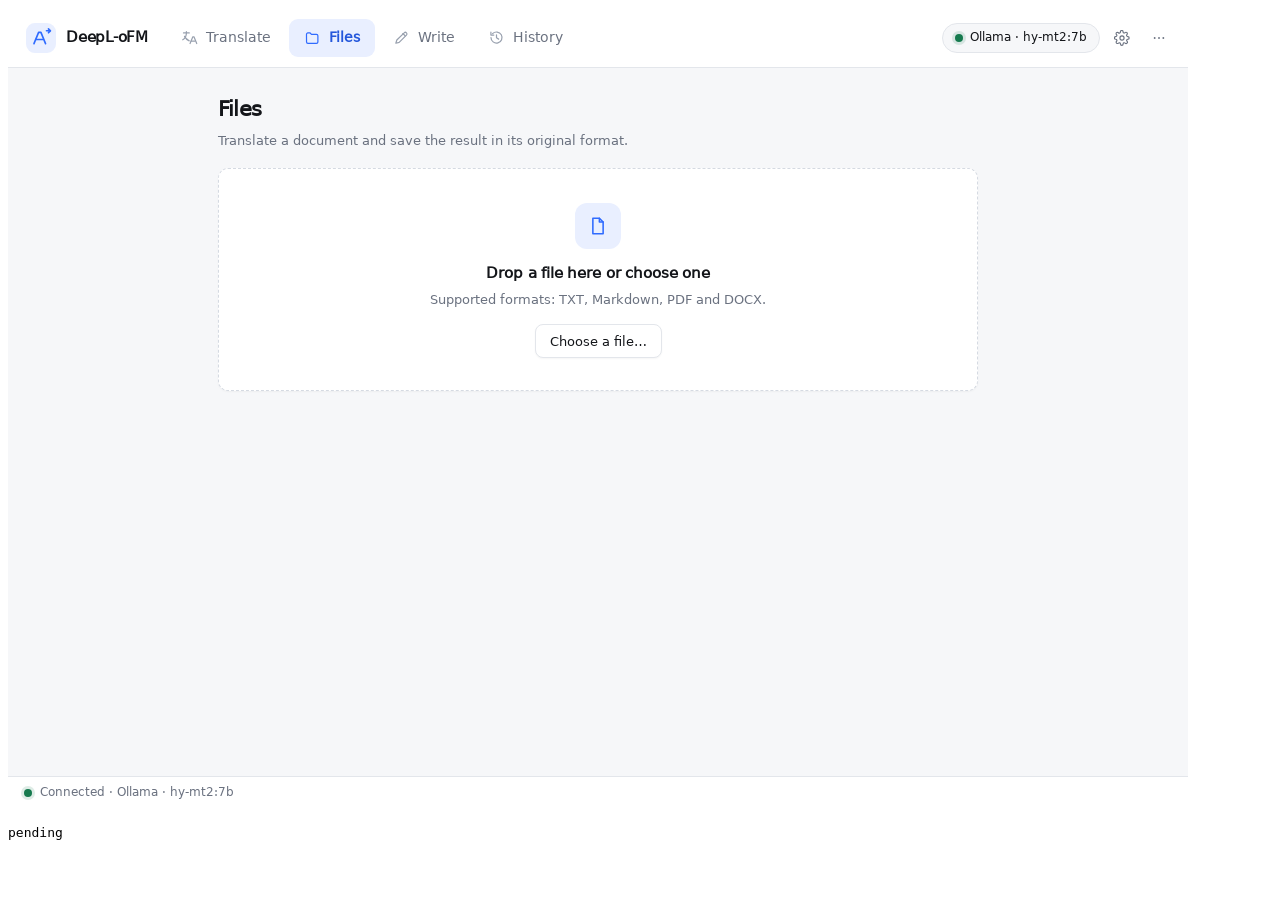
<file: rust/ui/probe-defects.html>
<!doctype html>
<html lang="en">
  <head>
    <meta charset="utf-8" />
    <title>DeepL-oFM UI probe: shortcut source text and Files reset</title>
  </head>
  <body>
    <!--
      Runs the standalone UI in an iframe against the mock, exactly the page a
      browser opens: index.html?still=1&mock=1.  `probe.sh` loads this file in
      headless Chrome and fails unless every check passes.
    -->
    <iframe id="ui" src="index.html?still=1&mock=1" style="width: 1180px; height: 800px; border: 0"></iframe>
    <pre id="out">pending</pre>
    <script>
      (function () {
        "use strict";
        var results = [];
        var frame = document.getElementById("ui");
        var out = document.getElementById("out");

        function check(name, ok, detail) {
          results.push({ name: name, ok: !!ok, detail: detail === undefined ? null : detail });
        }

        function sleep(ms) {
          return new Promise(function (resolve) {
            setTimeout(resolve, ms);
          });
        }

        function waitFor(test, timeout, label) {
          var started = Date.now();
          return new Promise(function (resolve, reject) {
            (function poll() {
              if (test()) return resolve();
              if (Date.now() - started > timeout) {
                return reject(new Error("timed out waiting for " + label));
              }
              setTimeout(poll, 30);
            })();
          });
        }

        function finish(error) {
          if (error) {
            check("probe completed", false, String((error && error.stack) || error));
          }
          out.textContent = JSON.stringify(
            { ok: results.every(function (item) { return item.ok; }), results: results },
            null,
            2
          );
        }

        frame.addEventListener("load", function () {
          (async function () {
            var win = frame.contentWindow;
            var doc = frame.contentDocument;
            await waitFor(function () {
              return doc && win.OFM_UI && win.OFM_UI.currentState() && win.OFM_UI.currentState().version;
            }, 6000, "the UI to load");
            var ui = win.OFM_UI;
            var mock = win.OFM_MOCK;
            if (!mock) throw new Error("the standalone mock is not active");
            var input = doc.getElementById("sourceInput");
            var dropZone = doc.getElementById("dropZone");
            var fileSelected = doc.getElementById("fileSelected");
            var retry = doc.getElementById("fileTryAgainBtn");

            // Record every set_source_text the UI sends, so a cancelled
            // debounce can be proven and not merely inferred.
            var sent = [];
            var originalInvoke = mock.invoke.bind(mock);
            mock.invoke = function (name, args) {
              if (name === "set_source_text") sent.push(args && args.text);
              return originalInvoke(name, args);
            };

            function typeInto(text) {
              input.focus();
              input.value = text;
              input.dispatchEvent(new win.Event("input", { bubbles: true }));
            }

            // -- Defect D: a captured selection must reach a focused editor ----
            typeInto("typed by the user");
            await sleep(180);
            check(
              "the source editor keeps focus in the background window",
              doc.activeElement === input
            );
            var captured = "Captured selection from another application.";
            mock.emit({ type: "sourceText", value: captured });
            await sleep(60);
            check(
              "a captured selection reaches the focused editor",
              input.value === captured,
              { value: input.value }
            );
            check(
              "the UI state follows the captured selection",
              ui.currentState().sourceText === captured,
              { sourceText: ui.currentState().sourceText }
            );

            // A debounced send typed just before the shortcut must be dropped.
            var beforePending = sent.length;
            typeInto("pending typing that must not be sent");
            mock.emit({ type: "sourceText", value: "captured before the debounce" });
            await sleep(240);
            check(
              "a pending debounced send is cancelled by the capture",
              sent.slice(beforePending).indexOf("pending typing that must not be sent") === -1,
              { sent: sent.slice(beforePending) }
            );
            check(
              "the cancelled send cannot overwrite the captured text",
              input.value === "captured before the debounce",
              { value: input.value }
            );

            // A late echo of our own send must not clobber newer typing.
            typeInto("first");
            await sleep(150);
            var beforeEcho = sent.length;
            typeInto("second, newer typing");
            mock.emit({ type: "sourceText", value: "first" });
            await sleep(40);
            check(
              "an echo of our own send does not clobber newer typing",
              input.value === "second, newer typing",
              { value: input.value, sent: sent.slice(beforeEcho) }
            );
            await sleep(160);

            // -- Defect E: clearing a file job restores the drop zone ----------
            mock.emit({ type: "tab", value: "files" });
            mock.emit({
              type: "fileJob",
              value: {
                path: "C:\\Docs\\quarterly-report.pdf",
                name: "quarterly-report.pdf",
                kind: "pdf",
                size: 1284000,
                state: "done",
                completed: 11,
                total: 11,
                percent: 100,
                output: "C:\\Docs\\quarterly-report_uk.pdf",
                resultName: "quarterly-report_uk.pdf",
                message: null,
                warnings: 2,
                fallback: false,
                fallbackLabel: "",
                saveError: null,
              },
            });
            await sleep(50);
            check("a finished job hides the drop zone", dropZone.hidden === true);
            check("a finished job shows the job card", fileSelected.hidden === false);

            mock.emit({ type: "fileJob", value: null });
            await sleep(50);
            check("clearing restores the drop zone", dropZone.hidden === false);
            check("clearing hides the job card", fileSelected.hidden === true);
            check(
              "clearing leaves no job in the UI model",
              ui.currentState().fileJob === null,
              { fileJob: ui.currentState().fileJob }
            );

            // Defence in depth: an empty or path-less payload is not a job.
            mock.emit({ type: "fileJob", value: { name: "ghost", state: "" } });
            await sleep(50);
            check(
              "an empty job object is normalised to null",
              ui.currentState().fileJob === null,
              { fileJob: ui.currentState().fileJob }
            );
            check("an empty job keeps the drop zone visible", dropZone.hidden === false);

            mock.emit({ type: "fileJob", value: { path: "", state: "translating" } });
            await sleep(50);
            check(
              "a job payload without a path is normalised to null",
              ui.currentState().fileJob === null,
              { fileJob: ui.currentState().fileJob }
            );

            // A failed job must offer a retry that really starts the next one.
            mock.emit({
              type: "fileJob",
              value: {
                path: "C:\\Docs\\scan.pdf",
                name: "scan.pdf",
                kind: "pdf",
                size: 4820000,
                state: "failed",
                completed: 0,
                total: 0,
                percent: 0,
                message: "No selectable text found.",
                warnings: 0,
                fallback: false,
                fallbackLabel: "",
                saveError: null,
              },
            });
            await sleep(50);
            check("a failed job offers retry", retry.hidden === false);
            retry.click();
            await sleep(150);
            var retried = ui.currentState().fileJob;
            check(
              "retry starts a second job",
              !!retried && retried.path === "C:\\Docs\\scan.pdf" && retried.state !== "failed",
              retried
            );
            check("a starting job hides the drop zone", dropZone.hidden === true);

            await mock.invoke("clear_file_job");
            await sleep(80);
            check(
              "clearing a starting job leaves no ghost",
              ui.currentState().fileJob === null && dropZone.hidden === false,
              { fileJob: ui.currentState().fileJob, dropZoneHidden: dropZone.hidden }
            );

            finish();
          })().catch(function (error) {
            finish(error);
          });
        });
      })();
    </script>
  </body>
</html>
</file>
<file: rust/ui/styles.css>
/* ==========================================================================
   DeepL-oFM — static design system
   Tokens mirror windows/deepl_ofm/ui/theme.py. Light is the base palette;
   dark follows prefers-color-scheme unless <html data-theme="dark|light">.
   ========================================================================== */

/* Prefer the platform UI face; on Linux pick the best local humanist sans
   instead of letting fontconfig silently substitute a serif-metric default. */
@font-face {
  font-family: "DeepL Sans";
  src: local("Segoe UI Variable Text"), local("Segoe UI Variable"),
    local("Segoe UI"), local("SF Pro Text"), local("SF Pro Display"),
    local("Ubuntu Sans"), local("Inter"), local("Noto Sans"),
    local("DejaVu Sans");
  font-display: swap;
}

:root {
  color-scheme: light;

  /* palette */
  --bg: #f6f7f9;
  --panel: #ffffff;
  --card: #ffffff;
  --card-hover: #f2f4f8;
  --border: #e3e6eb;
  --border-strong: #d5dae2;
  --text: #14161a;
  --muted: #6b7280;
  --faint: #98a0ae;
  --accent: #2f6bff;
  --accent-hover: #2457db;
  --accent-soft: #e9efff;
  --accent-on-soft: #2457db;
  --accent-border: #bfd0ff;
  --selection: #dce7ff;
  --danger: #c43d3d;
  --danger-soft: #fbecec;
  --danger-border: #f0c9c9;
  --success: #167a4e;
  --success-soft: #e8f5ef;
  --warning: #956000;
  --warning-soft: #fbf3e2;
  --warning-border: #eeddb8;
  --inverse-bg: #14161a;
  --inverse-text: #ffffff;
  --scrollbar: #d5dae2;

  /* type */
  --font-sans: "DeepL Sans", "Segoe UI Variable Text", "Segoe UI Variable",
    "Segoe UI", "SF Pro Text", -apple-system, BlinkMacSystemFont, Inter,
    "Ubuntu Sans", "Noto Sans", "DejaVu Sans", sans-serif;
  --font-mono: "Cascadia Mono", "Cascadia Code", Consolas, "JetBrains Mono",
    ui-monospace, "SF Mono", "Ubuntu Sans Mono", "Noto Sans Mono",
    "DejaVu Sans Mono", monospace;

  /* metrics */
  --radius: 10px;
  --radius-sm: 8px;
  --radius-lg: 14px;
  --header-h: 60px;
  --status-h: 32px;
  --shadow-card: 0 1px 2px rgba(20, 22, 26, 0.04);
  --shadow-menu: 0 20px 48px rgba(20, 22, 26, 0.14);
  --shadow-dialog: 0 24px 80px rgba(10, 12, 16, 0.32);
  --shadow-button: 0 1px 2px rgba(47, 107, 255, 0.22);
  --ring: rgba(47, 107, 255, 0.26);
  --ring-danger: rgba(196, 61, 61, 0.22);
  --ease: cubic-bezier(0.2, 0.7, 0.3, 1);
}

/* dark palette — duplicated for the media query and the explicit override */
@media (prefers-color-scheme: dark) {
  :root:not([data-theme="light"]) {
    color-scheme: dark;
    --bg: #15171c;
    --panel: #191c22;
    --card: #1d2027;
    --card-hover: #242832;
    --border: #2a2e37;
    --border-strong: #3a3f4b;
    --text: #f2f4f8;
    --muted: #9aa1ae;
    --faint: #6c7482;
    --accent: #2f6bff;
    --accent-hover: #5b8bff;
    --accent-soft: #1d2b48;
    --accent-on-soft: #9dbaff;
    --accent-border: #39517f;
    --selection: #243a63;
    --danger: #f26d6d;
    --danger-soft: #3a2226;
    --danger-border: #5a2e33;
    --success: #3ecf8e;
    --success-soft: #173a2c;
    --warning: #e5b454;
    --warning-soft: #332a17;
    --warning-border: #52431f;
    --inverse-bg: #f2f4f8;
    --inverse-text: #15171c;
    --scrollbar: #3a3f4b;
    --shadow-card: 0 1px 2px rgba(0, 0, 0, 0.24);
    --shadow-menu: 0 18px 50px rgba(0, 0, 0, 0.5);
    --shadow-dialog: 0 30px 90px rgba(0, 0, 0, 0.6);
    --shadow-button: 0 1px 2px rgba(0, 0, 0, 0.35);
    --ring: rgba(91, 139, 255, 0.35);
    --ring-danger: rgba(242, 109, 109, 0.3);
  }
}

:root[data-theme="dark"] {
  color-scheme: dark;
  --bg: #15171c;
  --panel: #191c22;
  --card: #1d2027;
  --card-hover: #242832;
  --border: #2a2e37;
  --border-strong: #3a3f4b;
  --text: #f2f4f8;
  --muted: #9aa1ae;
  --faint: #6c7482;
  --accent: #2f6bff;
  --accent-hover: #5b8bff;
  --accent-soft: #1d2b48;
  --accent-on-soft: #9dbaff;
  --accent-border: #39517f;
  --selection: #243a63;
  --danger: #f26d6d;
  --danger-soft: #3a2226;
  --danger-border: #5a2e33;
  --success: #3ecf8e;
  --success-soft: #173a2c;
  --warning: #e5b454;
  --warning-soft: #332a17;
  --warning-border: #52431f;
  --inverse-bg: #f2f4f8;
  --inverse-text: #15171c;
  --scrollbar: #3a3f4b;
  --shadow-card: 0 1px 2px rgba(0, 0, 0, 0.24);
  --shadow-menu: 0 18px 50px rgba(0, 0, 0, 0.5);
  --shadow-dialog: 0 30px 90px rgba(0, 0, 0, 0.6);
  --shadow-button: 0 1px 2px rgba(0, 0, 0, 0.35);
  --ring: rgba(91, 139, 255, 0.35);
  --ring-danger: rgba(242, 109, 109, 0.3);
}

/* --------------------------------------------------------------------------
   Reset
   -------------------------------------------------------------------------- */

*,
*::before,
*::after {
  box-sizing: border-box;
}

html,
body {
  height: 100%;
}

body {
  margin: 0;
  background: var(--bg);
  color: var(--text);
  font-family: var(--font-sans);
  font-size: 14px;
  line-height: 1.5;
  -webkit-font-smoothing: antialiased;
  -moz-osx-font-smoothing: grayscale;
  text-rendering: optimizeLegibility;
  overflow: hidden;
}

h1,
h2,
h3,
h4,
p {
  margin: 0;
}

h1,
h2,
h3,
h4 {
  font-weight: 600;
  letter-spacing: -0.01em;
}

button,
input,
select,
textarea {
  font: inherit;
  color: inherit;
}

button {
  cursor: pointer;
}

button:disabled {
  cursor: default;
}

::selection {
  background: var(--selection);
  color: var(--text);
}

[hidden] {
  display: none !important;
}

.visually-hidden {
  position: absolute;
  width: 1px;
  height: 1px;
  padding: 0;
  margin: -1px;
  overflow: hidden;
  clip: rect(0 0 0 0);
  white-space: nowrap;
  border: 0;
}

svg.icon-sprite {
  position: absolute;
  width: 0;
  height: 0;
  overflow: hidden;
}

.icon {
  width: 18px;
  height: 18px;
  flex: 0 0 auto;
  fill: none;
  stroke: currentColor;
  stroke-width: 1.7;
  stroke-linecap: round;
  stroke-linejoin: round;
}

.icon-accent {
  color: var(--accent);
}

:focus-visible {
  outline: 2px solid var(--accent);
  outline-offset: 2px;
}

/* The app shell ----------------------------------------------------------- */

.app {
  height: 100vh;
  height: 100dvh;
  display: flex;
  flex-direction: column;
  min-height: 0;
  background: var(--bg);
}

.app-header {
  flex: 0 0 var(--header-h);
  height: var(--header-h);
  display: flex;
  align-items: center;
  gap: 18px;
  padding: 0 14px 0 18px;
  background: var(--panel);
  border-bottom: 1px solid var(--border);
  position: relative;
  z-index: 20;
}

.brand {
  display: flex;
  align-items: center;
  gap: 10px;
  flex: 0 0 auto;
  user-select: none;
}

.brand-mark {
  width: 30px;
  height: 30px;
  border-radius: 9px;
  display: inline-flex;
  align-items: center;
  justify-content: center;
  background: var(--accent-soft);
  color: var(--accent);
  flex: 0 0 auto;
}

.brand-mark svg {
  width: 24px;
  height: 24px;
  fill: none;
  stroke: currentColor;
  stroke-width: 1.9;
  stroke-linecap: round;
  stroke-linejoin: round;
}

.brand-name {
  font-size: 15px;
  font-weight: 650;
  letter-spacing: -0.015em;
  white-space: nowrap;
}

.tabs {
  display: flex;
  align-items: center;
  gap: 3px;
  min-width: 0;
}

.tab {
  display: inline-flex;
  align-items: center;
  gap: 8px;
  height: 38px;
  padding: 0 14px;
  border: 1px solid transparent;
  border-radius: 9px;
  background: transparent;
  color: var(--muted);
  font-size: 13.5px;
  font-weight: 500;
  white-space: nowrap;
  transition: background 0.14s var(--ease), color 0.14s var(--ease);
}

.tab .icon {
  width: 17px;
  height: 17px;
  color: var(--faint);
  transition: color 0.14s var(--ease);
}

.tab:hover {
  background: var(--card-hover);
  color: var(--text);
}

.tab:hover .icon {
  color: var(--muted);
}

.tab[aria-selected="true"] {
  background: var(--accent-soft);
  color: var(--accent-on-soft);
  font-weight: 600;
}

.tab[aria-selected="true"] .icon {
  color: var(--accent);
}

.header-actions {
  margin-left: auto;
  display: flex;
  align-items: center;
  gap: 7px;
  flex: 0 0 auto;
}

.conn-capsule {
  display: inline-flex;
  align-items: center;
  gap: 7px;
  height: 30px;
  max-width: 230px;
  padding: 0 12px;
  border: 1px solid var(--border);
  border-radius: 999px;
  background: var(--bg);
  color: var(--text);
  font-size: 11.5px;
  font-weight: 500;
  white-space: nowrap;
  transition: border-color 0.14s var(--ease), background 0.14s var(--ease);
}

.conn-capsule:hover {
  border-color: var(--border-strong);
  background: var(--card);
}

.conn-label {
  overflow: hidden;
  text-overflow: ellipsis;
}

.status-dot {
  width: 8px;
  height: 8px;
  border-radius: 50%;
  flex: 0 0 auto;
  background: var(--faint);
  position: relative;
}

.status-dot[data-state="connected"] {
  background: var(--success);
  box-shadow: 0 0 0 3px color-mix(in srgb, var(--success) 14%, transparent);
}

.status-dot[data-state="failed"] {
  background: var(--danger);
  box-shadow: 0 0 0 3px color-mix(in srgb, var(--danger) 14%, transparent);
}

.status-dot[data-state="checking"],
.status-dot[data-state="warming"] {
  background: var(--warning);
  box-shadow: 0 0 0 3px color-mix(in srgb, var(--warning) 14%, transparent);
}

.icon-btn {
  width: 30px;
  height: 30px;
  border: 1px solid transparent;
  border-radius: 7px;
  background: transparent;
  color: var(--muted);
  display: inline-flex;
  align-items: center;
  justify-content: center;
  transition: background 0.13s var(--ease), color 0.13s var(--ease),
    border-color 0.13s var(--ease);
}

.icon-btn .icon {
  width: 16px;
  height: 16px;
}

.icon-btn:hover {
  background: var(--card-hover);
  color: var(--text);
}

.icon-btn:active {
  background: var(--border);
}

.icon-btn:disabled {
  color: var(--faint);
  background: transparent;
  opacity: 0.6;
}

.menu-wrap {
  position: relative;
}

.menu {
  position: absolute;
  top: calc(100% + 7px);
  right: 0;
  min-width: 252px;
  padding: 5px;
  background: var(--card);
  border: 1px solid var(--border);
  border-radius: 10px;
  box-shadow: var(--shadow-menu);
  z-index: 60;
  animation: menu-in 0.12s var(--ease);
}

@keyframes menu-in {
  from {
    opacity: 0;
    transform: translateY(-4px);
  }
  to {
    opacity: 1;
    transform: none;
  }
}

.menu-item {
  width: 100%;
  height: 32px;
  display: flex;
  align-items: center;
  justify-content: space-between;
  gap: 18px;
  padding: 0 10px;
  border: 0;
  border-radius: 7px;
  background: transparent;
  color: var(--text);
  font-size: 12.5px;
  text-align: left;
}

.menu-item:hover,
.menu-item:focus-visible {
  background: var(--card-hover);
  outline: none;
}

.menu-key {
  font-family: var(--font-mono);
  font-size: 10.5px;
  color: var(--faint);
  white-space: nowrap;
}

.menu-label {
  white-space: nowrap;
}

.menu-separator {
  height: 1px;
  margin: 5px 6px;
  background: var(--border);
}

/* Main -------------------------------------------------------------------- */

.app-main {
  flex: 1 1 auto;
  min-height: 0;
  display: flex;
  flex-direction: column;
}

.pane {
  flex: 1 1 auto;
  min-height: 0;
  display: flex;
  flex-direction: column;
}

.pane[hidden] {
  display: none;
}

.pane-translate {
  padding: 18px 24px 10px;
  gap: 14px;
}

.pane-page {
  display: block;
  overflow-y: auto;
  padding: 26px 32px 32px;
}

/* Translate --------------------------------------------------------------- */

.translate-top {
  flex: 0 0 auto;
  display: flex;
  align-items: center;
  gap: 8px;
  min-width: 0;
  padding: 0 16px;
}

/* Equal flexible space on both sides of the fixed-width language cluster
   keeps the pickers and the swap button centred over the pane divider. */
.bar-spacer {
  flex: 1 1 0;
  min-width: 0;
}

.lang-bar {
  display: flex;
  align-items: center;
  gap: 8px;
  flex: 0 0 auto;
}

.select-wrap {
  position: relative;
  display: inline-flex;
  align-items: center;
  min-width: 0;
}

.select-wrap select {
  appearance: none;
  -webkit-appearance: none;
  height: 34px;
  width: 100%;
  padding: 0 30px 0 12px;
  background: var(--card);
  border: 1px solid var(--border);
  border-radius: var(--radius-sm);
  color: var(--text);
  font-size: 13px;
  font-weight: 500;
  text-overflow: ellipsis;
  transition: border-color 0.13s var(--ease), box-shadow 0.13s var(--ease);
}

.select-wrap select:hover {
  border-color: var(--border-strong);
}

.select-wrap select:focus-visible {
  outline: none;
  border-color: var(--accent);
  box-shadow: 0 0 0 3px var(--ring);
}

.select-chevron {
  position: absolute;
  right: 9px;
  width: 14px;
  height: 14px;
  color: var(--muted);
  pointer-events: none;
}

.lang-source select,
.lang-target select {
  width: 164px;
}

.swap-btn {
  width: 34px;
  height: 34px;
  flex: 0 0 auto;
  border: 1px solid var(--border);
  border-radius: 50%;
  background: var(--card);
  color: var(--muted);
  box-shadow: var(--shadow-card);
}

.swap-btn .icon {
  width: 16px;
  height: 16px;
}

.swap-btn:hover {
  color: var(--accent);
  border-color: var(--accent-border);
  background: var(--accent-soft);
}

.swap-btn:active .icon {
  transform: rotate(180deg);
  transition: transform 0.2s var(--ease);
}

.chips-bar {
  flex: 1 1 0;
  display: flex;
  align-items: center;
  justify-content: flex-end;
  gap: 8px;
  min-width: 0;
  overflow: hidden;
}

.chips-full,
.chips-compact {
  display: flex;
  align-items: center;
  gap: 8px;
  flex: 0 0 auto;
}

/* The compact pair never needs less than this; without the floor the two
   halves could no longer be equal at the smallest window sizes. */
body.has-compact-controls .chips-bar {
  min-width: 224px;
}

.chips-full .segment {
  padding: 0 10px;
}

.chips-full .caption-tone {
  margin-left: 4px;
}

.compact-control {
  display: flex;
  align-items: center;
  gap: 4px;
}

.compact-control .select-wrap select {
  width: 90px;
  padding: 0 24px 0 10px;
}

.compact-glyph {
  flex: 0 0 auto;
  width: 14px;
  height: 14px;
  color: var(--muted);
  font-size: 11.5px;
  font-weight: 600;
  line-height: 14px;
  letter-spacing: -0.02em;
}

.caption {
  font-size: 11px;
  font-weight: 600;
  letter-spacing: 0.02em;
  color: var(--muted);
  white-space: nowrap;
}

.caption-tone {
  margin-left: 6px;
}

.segmented {
  display: inline-flex;
  align-items: center;
  gap: 2px;
  height: 34px;
  padding: 3px;
  border: 1px solid var(--border);
  border-radius: 9px;
  background: transparent;
  flex: 0 0 auto;
}

.segment {
  height: 26px;
  padding: 0 11px;
  border: 0;
  border-radius: 7px;
  background: transparent;
  color: var(--muted);
  font-size: 12.5px;
  font-weight: 500;
  white-space: nowrap;
  transition: background 0.13s var(--ease), color 0.13s var(--ease);
}

.segment:hover {
  background: var(--card-hover);
  color: var(--text);
}

.segment.is-active,
.segment[aria-pressed="true"] {
  background: var(--accent-soft);
  color: var(--accent-on-soft);
  font-weight: 600;
}

.segment:focus-visible {
  outline: 2px solid var(--accent);
  outline-offset: 1px;
}

.segmented-subtle {
  background: var(--bg);
  border-color: transparent;
  height: 32px;
}

.segmented-subtle .segment {
  height: 24px;
  font-size: 12px;
  padding: 0 12px;
}

.segmented-subtle .segment.is-active {
  background: var(--card);
  color: var(--text);
  box-shadow: 0 1px 2px rgba(20, 22, 26, 0.12);
  font-weight: 600;
}

.panes {
  flex: 1 1 auto;
  min-height: 0;
  display: grid;
  grid-template-columns: minmax(0, 1fr) minmax(0, 1fr);
  gap: 12px;
}

.card {
  display: flex;
  flex-direction: column;
  min-width: 0;
  min-height: 0;
  background: var(--card);
  border: 1px solid var(--border);
  border-radius: var(--radius);
  box-shadow: var(--shadow-card);
  overflow: hidden;
}

.card-head {
  flex: 0 0 auto;
  display: flex;
  align-items: center;
  gap: 10px;
  padding: 14px 16px 10px;
  min-width: 0;
}

.card-title {
  display: flex;
  align-items: center;
  gap: 8px;
  min-width: 0;
}

.card-title .icon {
  width: 17px;
  height: 17px;
  color: var(--muted);
}

.card-title h2 {
  font-size: 14px;
  font-weight: 600;
  letter-spacing: -0.005em;
  white-space: nowrap;
}

.card-tools {
  margin-left: auto;
  display: flex;
  align-items: center;
  gap: 2px;
  flex: 0 0 auto;
}

.counter {
  font-size: 11px;
  color: var(--muted);
  font-variant-numeric: tabular-nums;
  margin-right: 6px;
  white-space: nowrap;
}

.source-card:focus-within {
  border-color: color-mix(in srgb, var(--accent) 42%, var(--border));
  box-shadow: 0 0 0 3px var(--ring);
}

.card-body {
  flex: 1 1 auto;
  min-width: 0;
  min-height: 0;
  display: flex;
  flex-direction: column;
}

.source-body {
  min-width: 0;
  padding: 0 18px 14px;
}

.source-input {
  flex: 1 1 auto;
  width: 100%;
  min-width: 0;
  min-height: 0;
  padding: 16px 20px 10px;
  border: 0;
  outline: 0;
  resize: none;
  background: transparent;
  color: var(--text);
  font-family: var(--font-sans);
  font-size: 14px;
  line-height: 1.62;
  caret-color: var(--accent);
}

.source-input::placeholder {
  color: var(--faint);
  opacity: 0.86;
}

.source-preview {
  flex: 1 1 auto;
  min-width: 0;
  min-height: 0;
  overflow-y: auto;
  padding: 16px 20px 10px;
  scrollbar-gutter: stable;
}

.result-controls {
  flex: 0 0 auto;
  display: flex;
  align-items: center;
  justify-content: space-between;
  gap: 10px;
  padding: 0 16px 8px;
}

.result-body {
  min-width: 0;
  padding: 0 18px 14px;
}

.result-scroll {
  flex: 1 1 auto;
  min-width: 0;
  min-height: 0;
  display: flex;
  flex-direction: column;
  overflow-y: auto;
  padding: 12px 10px 0;
  scrollbar-gutter: stable;
}

.result-scroll > .markdown-body {
  flex: 0 0 auto;
}

/* Buttons ----------------------------------------------------------------- */

.btn {
  display: inline-flex;
  align-items: center;
  justify-content: center;
  gap: 7px;
  height: 34px;
  padding: 0 14px;
  border: 1px solid transparent;
  border-radius: var(--radius-sm);
  font-size: 13px;
  font-weight: 500;
  white-space: nowrap;
  transition: background 0.13s var(--ease), border-color 0.13s var(--ease),
    color 0.13s var(--ease), box-shadow 0.13s var(--ease);
}

.btn .icon {
  width: 15px;
  height: 15px;
}

.btn-sm {
  height: 30px;
  padding: 0 11px;
  font-size: 12.5px;
  gap: 6px;
}

.btn-sm .icon {
  width: 14px;
  height: 14px;
}

.btn-primary {
  background: var(--accent);
  border-color: var(--accent);
  color: #ffffff;
  box-shadow: var(--shadow-button);
}

.btn-primary:hover {
  background: var(--accent-hover);
  border-color: var(--accent-hover);
}

.btn-primary:active {
  transform: translateY(0.5px);
}

.btn-primary:disabled {
  background: color-mix(in srgb, var(--accent) 45%, var(--card));
  border-color: transparent;
  color: color-mix(in srgb, #ffffff 82%, var(--card));
  box-shadow: none;
}

.btn-secondary {
  background: var(--card);
  border-color: var(--border);
  color: var(--text);
  box-shadow: var(--shadow-card);
}

.btn-secondary:hover {
  background: var(--card-hover);
  border-color: var(--border-strong);
}

.btn-secondary:active {
  background: var(--border);
}

.btn-secondary:disabled {
  color: var(--faint);
  background: var(--card-hover);
  border-color: var(--border);
  box-shadow: none;
}

.btn-outline-accent {
  background: transparent;
  border-color: var(--accent-border);
  color: var(--accent-on-soft);
  font-weight: 600;
}

.btn-outline-accent:hover {
  background: var(--accent-soft);
  border-color: var(--accent);
}

.btn-danger {
  background: var(--danger);
  border-color: var(--danger);
  color: #ffffff;
}

.btn-danger:hover {
  filter: brightness(1.06);
}

.link-btn {
  padding: 0;
  border: 0;
  background: none;
  color: var(--accent-on-soft);
  font-size: 12.5px;
  font-weight: 500;
  border-radius: 4px;
  transition: color 0.13s var(--ease);
}

.link-btn:hover {
  color: var(--accent-hover);
  text-decoration: underline;
  text-underline-offset: 2px;
}

.pill {
  display: inline-flex;
  align-items: center;
  height: 20px;
  padding: 0 8px;
  border: 1px solid transparent;
  border-radius: 999px;
  font-size: 10.5px;
  font-weight: 600;
  letter-spacing: 0.01em;
  white-space: nowrap;
}

.pill-warning {
  background: var(--warning-soft);
  border-color: var(--warning-border);
  color: var(--warning);
}

.spacer {
  flex: 1 1 auto;
}

.spinner {
  width: 13px;
  height: 13px;
  border: 2px solid currentColor;
  border-top-color: transparent;
  border-radius: 50%;
  animation: spin 0.7s linear infinite;
}

@keyframes spin {
  to {
    transform: rotate(360deg);
  }
}

/* Translate footer -------------------------------------------------------- */

.translate-foot {
  flex: 0 0 auto;
  display: flex;
  align-items: center;
  gap: 10px;
  min-height: 20px;
  padding: 0 4px;
  font-size: 11.5px;
  color: var(--muted);
}

.detected {
  display: inline-flex;
  align-items: center;
  gap: 6px;
  min-width: 0;
}

.detected .icon {
  width: 13px;
  height: 13px;
  color: var(--faint);
}

.copy-feedback {
  color: var(--success);
  font-weight: 600;
}

.foot-right {
  margin-left: auto;
  display: flex;
  align-items: center;
  gap: 8px;
  min-width: 0;
}

.model-label {
  max-width: 280px;
  overflow: hidden;
  text-overflow: ellipsis;
  white-space: nowrap;
}

.dot-sep {
  color: var(--faint);
}

.metrics {
  font-family: var(--font-mono);
  color: var(--faint);
  font-variant-numeric: tabular-nums;
  white-space: nowrap;
}

/* Empty / progress / error inside the result pane -------------------------- */

.empty-state {
  flex: 1 1 auto;
  min-height: 240px;
  display: flex;
  flex-direction: column;
  align-items: center;
  justify-content: center;
  gap: 7px;
  padding: 26px 20px;
  text-align: center;
}

.empty-icon {
  width: 46px;
  height: 46px;
  border-radius: 50%;
  display: inline-flex;
  align-items: center;
  justify-content: center;
  background: var(--accent-soft);
  color: var(--accent);
  margin-bottom: 3px;
}

.empty-icon .icon {
  width: 21px;
  height: 21px;
}

.empty-state h3 {
  font-size: 14px;
  font-weight: 600;
}

.empty-state p {
  font-size: 12.5px;
  color: var(--muted);
  max-width: 330px;
  line-height: 1.5;
}

.empty-state .btn {
  margin-top: 8px;
}

.error-icon {
  background: var(--danger-soft);
  color: var(--danger);
}

.error-state h3 {
  color: var(--text);
}

.progress-state {
  flex: 1 1 auto;
  min-height: 240px;
  width: min(320px, 100%);
  margin: 0 auto;
  display: flex;
  flex-direction: column;
  justify-content: center;
  gap: 11px;
}

.progress-state h3 {
  font-size: 14px;
  font-weight: 600;
  text-align: center;
}

.progress-track {
  height: 6px;
  border-radius: 3px;
  background: var(--card-hover);
  overflow: hidden;
}

.progress-fill {
  width: 0%;
  height: 100%;
  border-radius: 3px;
  background: var(--accent);
  transition: width 0.28s var(--ease);
}

.progress-counts {
  display: flex;
  align-items: center;
  justify-content: space-between;
  gap: 8px;
  font-size: 12px;
  color: var(--muted);
  font-variant-numeric: tabular-nums;
}

.progress-percent {
  font-family: var(--font-mono);
  font-size: 12px;
  font-weight: 600;
  color: var(--text);
  font-variant-numeric: tabular-nums;
}

.progress-state .btn {
  align-self: center;
  margin-top: 4px;
}

.error-banner {
  flex: 0 0 auto;
  margin-top: 10px;
  display: flex;
  align-items: flex-start;
  gap: 9px;
  padding: 9px 11px;
  border: 1px solid var(--danger-border);
  border-radius: var(--radius-sm);
  background: var(--danger-soft);
  color: var(--text);
  font-size: 12.5px;
  line-height: 1.45;
}

.error-banner .icon {
  width: 15px;
  height: 15px;
  color: var(--danger);
  margin-top: 1px;
}

.error-banner > span {
  flex: 1 1 auto;
  min-width: 0;
}

.error-banner .link-btn {
  flex: 0 0 auto;
  margin-left: 4px;
}

/* Rendered Markdown ------------------------------------------------------- */

.markdown-body {
  font-size: 14px;
  line-height: 1.68;
  color: var(--text);
  overflow-wrap: anywhere;
  padding-top: 2px;
}

.markdown-body > :first-child {
  margin-top: 0;
}

.markdown-body > :last-child {
  margin-bottom: 0;
}

.markdown-body p {
  margin: 0 0 11px;
}

.markdown-body h1,
.markdown-body h2,
.markdown-body h3,
.markdown-body h4,
.markdown-body h5,
.markdown-body h6 {
  margin: 18px 0 8px;
  line-height: 1.3;
  letter-spacing: -0.015em;
}

.markdown-body h1 {
  font-size: 21px;
}

.markdown-body h2 {
  font-size: 18px;
}

.markdown-body h3 {
  font-size: 16px;
}

.markdown-body h4,
.markdown-body h5,
.markdown-body h6 {
  font-size: 14px;
}

.markdown-body strong {
  font-weight: 650;
}

.markdown-body em {
  font-style: italic;
}

.markdown-body a {
  color: var(--accent-on-soft);
  text-decoration: underline;
  text-underline-offset: 2px;
  text-decoration-thickness: 1px;
}

.markdown-body a:hover {
  color: var(--accent-hover);
}

.markdown-body code {
  font-family: var(--font-mono);
  font-size: 0.88em;
  padding: 1.5px 5px;
  border: 1px solid var(--border);
  border-radius: 5px;
  background: var(--card-hover);
}

.markdown-body pre {
  margin: 12px 0;
  padding: 12px 14px;
  border: 1px solid var(--border);
  border-radius: var(--radius-sm);
  background: var(--bg);
  overflow-x: auto;
}

.markdown-body pre code {
  padding: 0;
  border: 0;
  background: none;
  font-size: 12.5px;
  line-height: 1.55;
}

.markdown-body ul,
.markdown-body ol {
  margin: 0 0 11px;
  padding-left: 22px;
}

.markdown-body li {
  margin: 3px 0;
}

.markdown-body li > p {
  margin: 0;
}

.markdown-body blockquote {
  margin: 12px 0;
  padding: 2px 0 2px 14px;
  border-left: 3px solid var(--accent-border);
  color: var(--muted);
}

.markdown-body blockquote p:last-child {
  margin-bottom: 0;
}

.markdown-body hr {
  height: 1px;
  margin: 18px 0;
  border: 0;
  background: var(--border);
}

.markdown-body .plain-text {
  margin: 0;
  padding: 0;
  border: 0;
  background: transparent;
  font-family: var(--font-sans);
  font-size: 14px;
  line-height: 1.62;
  white-space: pre-wrap;
  overflow-wrap: anywhere;
}

.markdown-body .markdown-source {
  margin: 0;
  padding: 0;
  border: 0;
  background: transparent;
  font-family: var(--font-mono);
  font-size: 12.5px;
  line-height: 1.6;
  white-space: pre-wrap;
  overflow-wrap: anywhere;
  color: var(--text);
}

.markdown-body .markdown-source code {
  padding: 0;
  border: 0;
  background: none;
}

/* Status bar -------------------------------------------------------------- */

.status-bar {
  flex: 0 0 var(--status-h);
  height: var(--status-h);
  display: flex;
  align-items: center;
  gap: 8px;
  padding: 0 16px;
  background: var(--panel);
  border-top: 1px solid var(--border);
  font-size: 11.5px;
  color: var(--muted);
  min-width: 0;
}

.status-text {
  white-space: nowrap;
  overflow: hidden;
  text-overflow: ellipsis;
}

.status-error {
  color: var(--danger);
  font-weight: 500;
  white-space: nowrap;
  overflow: hidden;
  text-overflow: ellipsis;
}

.status-metrics {
  margin-left: auto;
  font-family: var(--font-mono);
  font-size: 11px;
  color: var(--faint);
  white-space: nowrap;
}

.stop-speaking {
  color: var(--danger);
  font-size: 11.5px;
}

/* Page layouts ------------------------------------------------------------ */

.page {
  width: 100%;
  max-width: 1120px;
  margin: 0 auto;
  display: flex;
  flex-direction: column;
  gap: 18px;
}

.page-narrow {
  max-width: 760px;
}

.page-write {
  height: 100%;
  min-height: 0;
}

.page-history {
  height: 100%;
  min-height: 0;
}

.page-head h1 {
  font-size: 21px;
  font-weight: 650;
  letter-spacing: -0.02em;
  display: flex;
  align-items: center;
  gap: 9px;
}

.page-head p {
  margin-top: 5px;
  font-size: 13px;
  color: var(--muted);
}

.page-head-row {
  display: flex;
  align-items: flex-end;
  justify-content: space-between;
  gap: 20px;
}

.page-head-row .page-head-text {
  min-width: 0;
}

.count-badge {
  display: inline-flex;
  align-items: center;
  justify-content: center;
  min-width: 22px;
  height: 19px;
  padding: 0 7px;
  border: 1px solid var(--border);
  border-radius: 999px;
  background: var(--panel);
  color: var(--muted);
  font-size: 11px;
  font-weight: 600;
  font-variant-numeric: tabular-nums;
}

.history-tools {
  display: flex;
  align-items: center;
  gap: 8px;
  flex: 0 0 auto;
}

.search-field {
  display: flex;
  align-items: center;
  gap: 8px;
  height: 34px;
  padding: 0 10px;
  border: 1px solid var(--border);
  border-radius: var(--radius-sm);
  background: var(--card);
  color: var(--muted);
  transition: border-color 0.13s var(--ease), box-shadow 0.13s var(--ease);
}

.search-field:focus-within {
  border-color: var(--accent);
  box-shadow: 0 0 0 3px var(--ring);
}

.search-field .icon {
  width: 14px;
  height: 14px;
  color: var(--faint);
}

.search-field input {
  flex: 1 1 auto;
  min-width: 0;
  height: 100%;
  padding: 0;
  border: 0;
  outline: 0;
  background: transparent;
  font-size: 12.5px;
  color: var(--text);
}

.search-field input::placeholder {
  color: var(--faint);
}

.search-field input::-webkit-search-cancel-button {
  -webkit-appearance: none;
}

.history-tools .search-field {
  width: 260px;
}

/* Files ------------------------------------------------------------------- */

.drop-card {
  align-items: center;
  justify-content: center;
  gap: 0;
  padding: 34px 24px 32px;
  border: 1.5px dashed var(--border-strong);
  background: var(--card);
  text-align: center;
  transition: border-color 0.14s var(--ease), background 0.14s var(--ease);
}

.drop-card:hover {
  border-color: color-mix(in srgb, var(--accent) 45%, var(--border-strong));
}

.drop-card.is-dragover {
  border-color: var(--accent);
  background: var(--accent-soft);
}

.drop-icon {
  width: 46px;
  height: 46px;
  border-radius: 12px;
  display: inline-flex;
  align-items: center;
  justify-content: center;
  background: var(--accent-soft);
  color: var(--accent);
}

.drop-icon .icon {
  width: 22px;
  height: 22px;
}

.drop-card h2 {
  margin-top: 13px;
  font-size: 15px;
  font-weight: 650;
}

.drop-card p {
  margin: 6px 0 15px;
  font-size: 12.5px;
  color: var(--muted);
}

.file-card {
  flex-direction: row;
  align-items: center;
  gap: 12px;
  padding: 13px 16px;
}

.file-icon {
  width: 36px;
  height: 36px;
  border-radius: 9px;
  display: inline-flex;
  align-items: center;
  justify-content: center;
  background: var(--accent-soft);
  color: var(--accent);
  flex: 0 0 auto;
}

.file-icon .icon {
  width: 17px;
  height: 17px;
}

.file-meta {
  display: flex;
  flex-direction: column;
  gap: 1px;
  min-width: 0;
}

.file-name {
  font-size: 13.5px;
  font-weight: 600;
  overflow: hidden;
  text-overflow: ellipsis;
  white-space: nowrap;
}

.file-sub {
  font-size: 11.5px;
  color: var(--muted);
}

.file-card .icon-btn {
  margin-left: auto;
}

.file-actions {
  display: flex;
  align-items: center;
  gap: 10px;
  padding: 0 2px;
}

.inline-label {
  font-size: 12.5px;
  color: var(--muted);
  font-weight: 500;
  white-space: nowrap;
}

.file-actions .select-wrap select {
  width: 190px;
}

.file-progress {
  padding: 17px 18px;
  gap: 12px;
}

.file-progress-head {
  display: flex;
  align-items: flex-start;
  justify-content: space-between;
  gap: 16px;
}

.file-progress-head h3 {
  font-size: 14.5px;
  font-weight: 650;
}

.file-progress-head .file-sub {
  margin-top: 2px;
  overflow: hidden;
  text-overflow: ellipsis;
  white-space: nowrap;
}

.file-progress-foot {
  display: flex;
  align-items: center;
  justify-content: space-between;
  gap: 16px;
  font-size: 12px;
}

.muted {
  color: var(--muted);
}

.file-result {
  padding: 17px 18px;
  gap: 9px;
}

.result-head {
  display: flex;
  align-items: center;
  gap: 12px;
}

.result-check {
  width: 34px;
  height: 34px;
  border-radius: 50%;
  display: inline-flex;
  align-items: center;
  justify-content: center;
  background: var(--success-soft);
  color: var(--success);
  flex: 0 0 auto;
}

.result-check .icon {
  width: 17px;
  height: 17px;
}

.error-check {
  background: var(--danger-soft);
  color: var(--danger);
}

.result-head-text {
  min-width: 0;
}

.result-head-text h3 {
  font-size: 14.5px;
  font-weight: 650;
}

.result-head-text .file-sub {
  margin-top: 2px;
  overflow: hidden;
  text-overflow: ellipsis;
  white-space: nowrap;
}

.mono {
  font-family: var(--font-mono);
  font-size: 11.5px;
}

.warning-line {
  font-size: 12px;
  color: var(--warning);
  padding-left: 46px;
}

.write-warning {
  flex: 0 0 auto;
  margin: 8px 0 0;
  padding-left: 0;
  line-height: 1.45;
}

.error-line {
  font-size: 12px;
  color: var(--danger);
  padding-left: 46px;
}

#fileSaveError {
  padding-left: 0;
}

.result-actions {
  display: flex;
  align-items: center;
  gap: 8px;
  margin-top: 4px;
  padding-left: 46px;
}

.file-error {
  flex-direction: row;
  align-items: center;
  gap: 12px;
  padding: 17px 18px;
}

.file-error .result-head-text {
  flex: 1 1 auto;
}

.file-error-actions {
  display: flex;
  align-items: center;
  gap: 8px;
  margin-left: auto;
  flex: 0 0 auto;
}

.file-error .file-error-actions .btn {
  margin-left: 0;
}

.file-error .btn {
  margin-left: auto;
  flex: 0 0 auto;
}

/* Write ------------------------------------------------------------------- */

.pane-write {
  overflow: hidden;
  padding: 22px 24px 18px;
}

.page-write {
  gap: 14px;
}

.write-bar {
  flex: 0 0 auto;
  flex-direction: row;
  align-items: center;
  gap: 10px;
  padding: 11px 14px;
}

.write-bar .select-wrap select {
  width: 180px;
}

.write-panes {
  min-height: 0;
}

.write-panes .source-input {
  padding: 4px 6px;
}

.busy-label {
  white-space: nowrap;
}

.duration {
  font-family: var(--font-mono);
  font-size: 11.5px;
  color: var(--faint);
  font-variant-numeric: tabular-nums;
}

/* History ----------------------------------------------------------------- */

.history-card {
  flex: 1 1 auto;
  min-height: 0;
  overflow: hidden;
}

.history-list {
  flex: 1 1 auto;
  min-height: 0;
  overflow-y: auto;
}

.history-row {
  display: flex;
  align-items: center;
  gap: 16px;
  padding: 15px 18px 14px;
  border-bottom: 1px solid var(--border);
  transition: background 0.12s var(--ease);
}

.history-row:last-child {
  border-bottom: 0;
}

.history-row:hover {
  background: color-mix(in srgb, var(--card-hover) 70%, transparent);
}

.history-main {
  flex: 1 1 auto;
  min-width: 0;
}

.history-meta {
  display: flex;
  align-items: center;
  gap: 7px;
  flex-wrap: wrap;
  margin-bottom: 6px;
}

.lang-chip {
  display: inline-flex;
  align-items: center;
  height: 19px;
  padding: 0 8px;
  border: 1px solid var(--border);
  border-radius: 5px;
  background: var(--bg);
  color: var(--muted);
  font-size: 10px;
  font-weight: 650;
  letter-spacing: 0.05em;
  text-transform: uppercase;
  white-space: nowrap;
}

.lang-arrow {
  color: var(--faint);
  font-size: 11px;
}

.tag-chip {
  display: inline-flex;
  align-items: center;
  height: 19px;
  padding: 0 8px;
  border: 1px solid var(--border);
  border-radius: 5px;
  background: var(--accent-soft);
  color: var(--accent-on-soft);
  font-size: 10.5px;
  font-weight: 600;
  white-space: nowrap;
}

.engine {
  font-size: 11.5px;
  color: var(--muted);
}

.history-date {
  margin-left: auto;
  display: flex;
  align-items: center;
  gap: 8px;
  font-size: 11px;
  color: var(--faint);
  font-variant-numeric: tabular-nums;
  white-space: nowrap;
}

.history-duration {
  font-family: var(--font-mono);
}

.history-source {
  font-size: 13.5px;
  color: var(--text);
  line-height: 1.5;
  display: -webkit-box;
  -webkit-line-clamp: 2;
  -webkit-box-orient: vertical;
  overflow: hidden;
}

.history-translation {
  margin-top: 5px;
  font-size: 13px;
  color: var(--muted);
  line-height: 1.5;
  display: -webkit-box;
  -webkit-line-clamp: 2;
  -webkit-box-orient: vertical;
  overflow: hidden;
}

.history-actions {
  display: flex;
  align-items: center;
  gap: 1px;
  flex: 0 0 auto;
  opacity: 0.75;
  transition: opacity 0.12s var(--ease);
}

.history-row:hover .history-actions,
.history-row:focus-within .history-actions {
  opacity: 1;
}

.history-actions .icon-btn {
  width: 27px;
  height: 27px;
}

.history-actions .icon-btn:hover {
  color: var(--danger);
}

.history-actions .icon-btn[data-action="copy"]:hover,
.history-actions .icon-btn[data-action="restore"]:hover {
  color: var(--accent);
}

.history-card .empty-state {
  min-height: 300px;
}

/* Dialogs ----------------------------------------------------------------- */

dialog.dialog {
  padding: 0;
  border: 0;
  background: transparent;
  color: var(--text);
  max-width: none;
  max-height: none;
  overflow: visible;
}

dialog.dialog::backdrop {
  background: rgba(10, 12, 16, 0.45);
  backdrop-filter: blur(3px);
}

dialog.dialog[open] {
  animation: dialog-in 0.16s var(--ease);
}

@keyframes dialog-in {
  from {
    opacity: 0;
    transform: translateY(6px) scale(0.994);
  }
  to {
    opacity: 1;
    transform: none;
  }
}

.dialog-shell:focus,
.confirm-shell:focus {
  outline: none;
}

.dialog-shell {
  display: flex;
  flex-direction: column;
  overflow: hidden;
  background: var(--bg);
  border: 1px solid var(--border);
  border-radius: var(--radius-lg);
  box-shadow: var(--shadow-dialog);
}

.dialog-settings .dialog-shell {
  width: min(1000px, calc(100vw - 48px));
  height: min(748px, calc(100vh - 40px));
}

.dialog-catalog .dialog-shell {
  width: min(940px, calc(100vw - 48px));
  height: min(720px, calc(100vh - 40px));
}

.dialog-head {
  flex: 0 0 auto;
  display: flex;
  align-items: center;
  justify-content: space-between;
  gap: 16px;
  padding: 19px 24px 13px;
}

.dialog-head h2 {
  font-size: 20px;
  font-weight: 650;
  letter-spacing: -0.02em;
}

.dialog-head-text {
  min-width: 0;
}

.dialog-sub {
  margin-top: 3px;
  font-size: 12.5px;
  color: var(--muted);
}

.dialog-version {
  font-family: var(--font-mono);
  font-size: 11.5px;
  color: var(--muted);
  white-space: nowrap;
}

.dialog-tabs {
  flex: 0 0 auto;
  display: flex;
  align-items: center;
  gap: 3px;
  padding: 0 20px 9px;
  border-bottom: 1px solid var(--border);
}

.dialog-tab {
  height: 36px;
  padding: 0 14px;
  border: 1px solid transparent;
  border-radius: 8px;
  background: transparent;
  color: var(--muted);
  font-size: 13px;
  font-weight: 500;
  white-space: nowrap;
  transition: background 0.13s var(--ease), color 0.13s var(--ease);
}

.dialog-tab:hover {
  background: var(--card-hover);
  color: var(--text);
}

.dialog-tab.is-active {
  background: var(--accent-soft);
  color: var(--accent-on-soft);
  font-weight: 600;
}

.dialog-body {
  flex: 1 1 auto;
  min-height: 0;
  overflow-y: auto;
  padding: 18px 24px 20px;
  display: flex;
  flex-direction: column;
  gap: 14px;
}

.settings-panel {
  display: flex;
  flex-direction: column;
  gap: 14px;
}

.settings-panel[hidden] {
  display: none;
}

.settings-card {
  padding: 17px 20px 18px;
  gap: 13px;
  overflow: visible;
}

.section-head h3 {
  font-size: 15px;
  font-weight: 650;
  letter-spacing: -0.015em;
}

.section-head p {
  margin-top: 3px;
  font-size: 12.5px;
  color: var(--muted);
  line-height: 1.45;
}

.section-head-row {
  display: flex;
  align-items: center;
  justify-content: space-between;
  gap: 12px;
}

.section-head-row .muted {
  font-size: 11.5px;
}

.form {
  display: flex;
  flex-direction: column;
  gap: 11px;
}

.form-row {
  display: grid;
  grid-template-columns: 148px minmax(0, 1fr);
  gap: 16px;
  align-items: start;
}

.form-label {
  padding-top: 9px;
  font-size: 12.5px;
  font-weight: 500;
  color: var(--muted);
}

.form-control {
  display: flex;
  flex-direction: column;
  gap: 5px;
  min-width: 0;
}

input[type="text"],
input[type="password"],
input[type="search"],
textarea.field {
  width: 100%;
  height: 36px;
  padding: 0 11px;
  border: 1px solid var(--border);
  border-radius: var(--radius-sm);
  background: var(--card);
  color: var(--text);
  font-size: 13px;
  transition: border-color 0.13s var(--ease), box-shadow 0.13s var(--ease);
}

input[type="text"]:hover,
input[type="password"]:hover {
  border-color: var(--border-strong);
}

input[type="text"]:focus-visible,
input[type="password"]:focus-visible {
  outline: none;
  border-color: var(--accent);
  box-shadow: 0 0 0 3px var(--ring);
}

input::placeholder {
  color: var(--faint);
}

.input-with-actions {
  display: flex;
  align-items: center;
  gap: 9px;
  min-width: 0;
}

.input-with-actions input {
  flex: 1 1 auto;
  min-width: 0;
}

.input-with-actions .link-btn {
  flex: 0 0 auto;
}

.input-with-actions .btn {
  flex: 0 0 auto;
}

.hint {
  font-size: 11.5px;
  line-height: 1.45;
  color: var(--muted);
}

.install-hint {
  display: flex;
  align-items: center;
  flex-wrap: wrap;
  gap: 8px;
  margin-top: 8px;
  padding: 7px 9px;
  border: 1px solid var(--border);
  border-radius: var(--radius-sm);
  background: var(--bg);
}

.install-hint-label {
  font-size: 11.5px;
  font-weight: 500;
  color: var(--muted);
  white-space: nowrap;
}

.install-hint-code {
  flex: 1 1 220px;
  min-width: 0;
  font-family: var(--font-mono);
  font-size: 11px;
  line-height: 1.45;
  color: var(--text);
  overflow-wrap: anywhere;
}

.install-hint .link-btn {
  margin-left: auto;
  flex: 0 0 auto;
}

.inline-actions {
  flex-direction: row;
  align-items: center;
  gap: 12px;
}

.connection-state {
  font-size: 12px;
  font-weight: 500;
  color: var(--muted);
  min-height: 17px;
}

.connection-state[data-state="success"] {
  color: var(--success);
}

.connection-state[data-state="danger"] {
  color: var(--danger);
}

.connection-state[data-state="warning"] {
  color: var(--warning);
}

.model-list {
  max-height: 208px;
  overflow-y: auto;
  padding: 4px;
  border: 1px solid var(--border);
  border-radius: var(--radius-sm);
  background: var(--card);
}

.model-item {
  width: 100%;
  height: 31px;
  display: flex;
  align-items: center;
  gap: 8px;
  padding: 0 8px;
  border: 0;
  border-radius: 6px;
  background: transparent;
  color: var(--text);
  text-align: left;
}

.model-item:hover {
  background: var(--card-hover);
}

.model-item .check {
  width: 14px;
  height: 14px;
  color: var(--accent);
  visibility: hidden;
  flex: 0 0 auto;
}

.model-item.is-selected .check {
  visibility: visible;
}

.model-item.is-selected {
  background: var(--accent-soft);
  color: var(--accent-on-soft);
}

.model-name {
  font-family: var(--font-mono);
  font-size: 12px;
  overflow: hidden;
  text-overflow: ellipsis;
  white-space: nowrap;
}

.model-empty {
  padding: 18px 10px;
  text-align: center;
  font-size: 12px;
  color: var(--muted);
}

.switch-row {
  display: flex;
  align-items: center;
  justify-content: space-between;
  gap: 18px;
  padding: 5px 0;
  cursor: pointer;
}

.switch-row-hint {
  align-items: flex-start;
  padding: 7px 0;
}

.switch-row-label {
  display: flex;
  flex-direction: column;
  gap: 2px;
  min-width: 0;
}

.switch-row-text {
  font-size: 13px;
  font-weight: 500;
  color: var(--text);
}

.switch-row-sub {
  font-size: 11.5px;
  color: var(--muted);
  line-height: 1.45;
}

.switch {
  position: relative;
  display: inline-flex;
  width: 38px;
  height: 22px;
  flex: 0 0 auto;
}

.switch input {
  position: absolute;
  inset: 0;
  width: 100%;
  height: 100%;
  margin: 0;
  opacity: 0;
  cursor: pointer;
  z-index: 2;
}

.switch-track {
  position: relative;
  width: 38px;
  height: 22px;
  border-radius: 999px;
  background: var(--border-strong);
  transition: background 0.16s var(--ease);
}

.switch-track::after {
  content: "";
  position: absolute;
  top: 2px;
  left: 2px;
  width: 18px;
  height: 18px;
  border-radius: 50%;
  background: #ffffff;
  box-shadow: 0 1px 2px rgba(10, 12, 16, 0.28);
  transition: transform 0.16s var(--ease);
}

.switch input:checked + .switch-track {
  background: var(--accent);
}

.switch input:checked + .switch-track::after {
  transform: translateX(16px);
}

.switch input:focus-visible + .switch-track {
  outline: 2px solid var(--accent);
  outline-offset: 2px;
}

.switch input:disabled + .switch-track {
  opacity: 0.45;
}

.switch input:disabled ~ .switch-track,
.switch input:disabled {
  cursor: default;
}

.divider {
  height: 1px;
  margin: 5px 0;
  background: var(--border);
}

.field-row {
  display: grid;
  grid-template-columns: 148px minmax(0, 1fr);
  gap: 16px;
  align-items: center;
  padding: 5px 0;
}

.field-row .form-label {
  padding-top: 0;
}

.field-row-hint {
  align-items: start;
}

.field-row-hint .form-label {
  padding-top: 9px;
}

.field-stack {
  display: flex;
  flex-direction: column;
  gap: 5px;
  min-width: 0;
}

.sliders {
  display: flex;
  flex-direction: column;
  gap: 3px;
}

.slider-row {
  display: grid;
  grid-template-columns: 148px minmax(0, 1fr) 64px;
  gap: 16px;
  align-items: center;
  padding: 6px 0;
}

.slider-label {
  font-size: 12.5px;
  font-weight: 500;
  color: var(--muted);
  white-space: nowrap;
}

.slider-value {
  font-family: var(--font-mono);
  font-size: 12px;
  font-weight: 600;
  color: var(--text);
  text-align: right;
  font-variant-numeric: tabular-nums;
  white-space: nowrap;
}

.range {
  --fill: 50%;
  width: 100%;
  height: 22px;
  margin: 0;
  padding: 0;
  appearance: none;
  -webkit-appearance: none;
  background: transparent;
  cursor: pointer;
}

.range::-webkit-slider-runnable-track {
  height: 4px;
  border-radius: 2px;
  background: linear-gradient(
    to right,
    var(--accent) 0 var(--fill),
    var(--border) var(--fill) 100%
  );
}

.range::-webkit-slider-thumb {
  appearance: none;
  -webkit-appearance: none;
  width: 14px;
  height: 14px;
  margin-top: -5px;
  border: 2px solid var(--card);
  border-radius: 50%;
  background: var(--accent);
  box-shadow: 0 0 0 1px var(--accent), 0 1px 3px rgba(10, 12, 16, 0.22);
  transition: transform 0.12s var(--ease);
}

.range:hover::-webkit-slider-thumb {
  transform: scale(1.08);
}

.range:focus-visible {
  outline: none;
}

.range:focus-visible::-webkit-slider-thumb {
  box-shadow: 0 0 0 1px var(--accent), 0 0 0 4px var(--ring);
}

.range:disabled {
  cursor: default;
  opacity: 0.55;
}

.slider-row-inline {
  grid-template-columns: 148px minmax(0, 1fr) 64px;
  padding: 4px 0 8px;
}

.prompt-form {
  display: flex;
  flex-direction: column;
  gap: 11px;
}

.prompt-row {
  display: grid;
  grid-template-columns: 148px minmax(0, 1fr);
  gap: 16px;
  align-items: center;
}

.prompt-row .form-label {
  padding-top: 0;
}

.prompt-target {
  width: 220px;
}

.prompt-preview {
  margin: 2px 0 0;
  max-height: 152px;
  overflow: auto;
  padding: 12px 14px;
  border: 1px solid var(--border);
  border-radius: var(--radius-sm);
  background: var(--bg);
  color: var(--muted);
  font-family: var(--font-mono);
  font-size: 11.5px;
  line-height: 1.55;
  white-space: pre-wrap;
  overflow-wrap: anywhere;
}

.behaviour-list {
  display: flex;
  flex-direction: column;
}

.hotkey-list {
  display: flex;
  flex-direction: column;
  gap: 2px;
}

.hotkey-row {
  display: flex;
  align-items: center;
  justify-content: space-between;
  gap: 24px;
  padding: 9px 0 10px;
}

.hotkey-text {
  min-width: 0;
}

.hotkey-title {
  font-size: 13px;
  font-weight: 500;
}

.hotkey-text .hint {
  margin-top: 2px;
  max-width: 540px;
}

.hotkey-control {
  display: flex;
  align-items: center;
  gap: 10px;
  flex: 0 0 auto;
}

.hotkey-field {
  min-width: 156px;
  height: 32px;
  padding: 0 12px;
  border: 1px solid var(--border);
  border-radius: var(--radius-sm);
  background: var(--card);
  color: var(--text);
  font-family: var(--font-mono);
  font-size: 12px;
  text-align: center;
  transition: border-color 0.13s var(--ease), background 0.13s var(--ease);
}

.hotkey-field:hover {
  border-color: var(--border-strong);
}

.hotkey-field.is-capturing {
  border-color: var(--accent);
  background: var(--accent-soft);
  color: var(--accent-on-soft);
}

.hotkey-error {
  margin: 2px 0 6px;
  font-size: 12px;
  color: var(--danger);
}

#hotkeyExample {
  margin-top: 3px;
}

.about-card {
  align-items: center;
  padding: 30px 24px 28px;
  gap: 16px;
}

.about-brand {
  display: flex;
  flex-direction: column;
  align-items: center;
  gap: 3px;
  text-align: center;
}

.brand-mark-lg {
  width: 58px;
  height: 58px;
  border-radius: 15px;
  margin-bottom: 6px;
}

.brand-mark-lg svg {
  width: 46px;
  height: 46px;
}

.about-brand h3 {
  font-size: 20px;
  font-weight: 650;
  letter-spacing: -0.02em;
}

.about-version {
  font-family: var(--font-mono);
  font-size: 11.5px;
  color: var(--muted);
}

.about-tagline {
  margin-top: 5px;
  font-size: 13px;
  color: var(--muted);
}

.about-meta {
  font-size: 11.5px;
  color: var(--faint);
}

.about-note {
  display: flex;
  align-items: flex-start;
  gap: 9px;
  max-width: 580px;
  padding: 10px 13px;
  border: 1px solid var(--border);
  border-radius: var(--radius-sm);
  background: var(--bg);
  color: var(--muted);
  font-size: 12px;
  line-height: 1.45;
}

.about-note .icon {
  width: 15px;
  height: 15px;
  color: var(--faint);
  margin-top: 1px;
}

.about-links {
  display: flex;
  flex-wrap: wrap;
  justify-content: center;
  gap: 8px;
}

.about-paths {
  width: 100%;
  max-width: 580px;
  display: flex;
  flex-direction: column;
  gap: 7px;
  margin-top: 4px;
  padding-top: 14px;
  border-top: 1px solid var(--border);
}

.about-path-row {
  display: grid;
  grid-template-columns: 118px minmax(0, 1fr);
  gap: 12px;
  font-size: 11.5px;
  line-height: 1.45;
}

.about-path-label {
  color: var(--muted);
}

.about-path-value {
  font-family: var(--font-mono);
  font-size: 11px;
  color: var(--muted);
  overflow-wrap: anywhere;
  user-select: text;
}

.dialog-foot {
  flex: 0 0 auto;
  display: flex;
  align-items: center;
  gap: 16px;
  padding: 12px 24px;
  border-top: 1px solid var(--border);
  background: var(--panel);
}

.dialog-foot .hint {
  color: var(--faint);
}

.dialog-actions {
  margin-left: auto;
  display: flex;
  align-items: center;
  gap: 8px;
  flex: 0 0 auto;
}

/* Catalogue --------------------------------------------------------------- */

.catalog-toolbar {
  flex: 0 0 auto;
  display: flex;
  align-items: center;
  gap: 10px;
  padding: 0 24px 14px;
  border-bottom: 1px solid var(--border);
}

.catalog-toolbar .select-wrap select {
  width: 172px;
}

.free-toggle {
  display: flex;
  align-items: center;
  gap: 8px;
  font-size: 12.5px;
  color: var(--text);
  white-space: nowrap;
  cursor: pointer;
}

.free-toggle .switch {
  width: 34px;
  height: 20px;
}

.free-toggle .switch-track {
  width: 34px;
  height: 20px;
}

.free-toggle .switch-track::after {
  width: 16px;
  height: 16px;
}

.free-toggle .switch input:checked + .switch-track::after {
  transform: translateX(14px);
}

.catalog-toolbar .search-field {
  flex: 1 1 auto;
  min-width: 120px;
}

.catalog-body {
  flex: 1 1 auto;
  min-height: 0;
  overflow-y: auto;
  padding: 16px 24px 22px;
  display: flex;
  flex-direction: column;
  gap: 20px;
}

.catalog-section h4 {
  display: flex;
  align-items: baseline;
  gap: 7px;
  margin-bottom: 8px;
  font-size: 10.5px;
  font-weight: 650;
  letter-spacing: 0.07em;
  text-transform: uppercase;
  color: var(--muted);
}

.catalog-count {
  font-family: var(--font-mono);
  font-size: 10px;
  color: var(--faint);
  letter-spacing: 0;
}

.catalog-list {
  display: flex;
  flex-direction: column;
  gap: 10px;
}

.catalog-card {
  display: grid;
  grid-template-columns: minmax(0, 1fr) auto;
  gap: 2px 16px;
  padding: 14px 16px;
  background: var(--card);
  border: 1px solid var(--border);
  border-radius: var(--radius);
  box-shadow: var(--shadow-card);
}

.catalog-card-head {
  display: flex;
  align-items: center;
  flex-wrap: wrap;
  gap: 7px;
  min-width: 0;
}

.catalog-card-head h3 {
  font-size: 14px;
  font-weight: 650;
  letter-spacing: -0.01em;
}

.badge {
  display: inline-flex;
  align-items: center;
  height: 20px;
  padding: 0 8px;
  border: 1px solid var(--border);
  border-radius: 999px;
  background: var(--bg);
  color: var(--muted);
  font-size: 10.5px;
  font-weight: 500;
  white-space: nowrap;
}

.badge-accent {
  background: var(--accent-soft);
  border-color: transparent;
  color: var(--accent-on-soft);
  font-weight: 600;
}

.badge-free {
  background: var(--success-soft);
  border-color: transparent;
  color: var(--success);
  font-weight: 600;
}

.catalog-id {
  margin-top: 2px;
  font-family: var(--font-mono);
  font-size: 11.5px;
  color: var(--muted);
}

.catalog-note {
  margin-top: 3px;
  font-size: 12.5px;
  color: var(--muted);
  line-height: 1.45;
}

.catalog-use {
  grid-column: 2;
  grid-row: 1 / span 3;
  align-self: center;
}

.catalog-command {
  grid-column: 1 / -1;
  display: flex;
  align-items: center;
  gap: 8px;
  margin-top: 9px;
  padding: 7px 8px 7px 11px;
  border: 1px solid var(--border);
  border-radius: 7px;
  background: var(--bg);
  color: var(--muted);
  min-width: 0;
}

.command-text {
  flex: 1 1 auto;
  min-width: 0;
  overflow: hidden;
  text-overflow: ellipsis;
  white-space: nowrap;
  font-family: var(--font-mono);
  font-size: 11px;
}

.catalog-command .icon-btn {
  width: 25px;
  height: 25px;
  flex: 0 0 auto;
}

.catalog-command .icon {
  width: 13px;
  height: 13px;
}

.catalog-empty {
  padding: 20px;
  text-align: center;
  color: var(--muted);
  font-size: 12.5px;
}

/* Confirmation dialog ------------------------------------------------------ */

.dialog-confirm[open] {
  margin: auto;
}

.confirm-shell {
  width: min(430px, calc(100vw - 40px));
  padding: 22px;
  background: var(--card);
  border: 1px solid var(--border);
  border-radius: var(--radius-lg);
  box-shadow: var(--shadow-dialog);
}

.confirm-shell h2 {
  font-size: 16px;
  font-weight: 650;
  letter-spacing: -0.015em;
}

.confirm-shell p {
  margin-top: 7px;
  font-size: 13px;
  color: var(--muted);
  line-height: 1.5;
}

.confirm-actions {
  display: flex;
  justify-content: flex-end;
  gap: 8px;
  margin-top: 20px;
}

/* Toasts ------------------------------------------------------------------ */

.toast-region {
  position: fixed;
  right: 20px;
  bottom: calc(var(--status-h) + 14px);
  z-index: 90;
  display: flex;
  flex-direction: column;
  align-items: flex-end;
  gap: 8px;
  pointer-events: none;
}

.toast {
  display: inline-flex;
  align-items: center;
  gap: 7px;
  padding: 8px 12px;
  border-radius: 8px;
  background: var(--inverse-bg);
  color: var(--inverse-text);
  font-size: 12px;
  font-weight: 500;
  box-shadow: 0 8px 24px rgba(10, 12, 16, 0.24);
  animation: toast-in 0.16s var(--ease);
}

.toast .icon {
  width: 14px;
  height: 14px;
}

.toast.is-leaving {
  opacity: 0;
  transform: translateY(4px);
  transition: opacity 0.18s var(--ease), transform 0.18s var(--ease);
}

@keyframes toast-in {
  from {
    opacity: 0;
    transform: translateY(6px);
  }
  to {
    opacity: 1;
    transform: none;
  }
}

/* Scrollbars -------------------------------------------------------------- */

* {
  scrollbar-width: thin;
  scrollbar-color: var(--scrollbar) transparent;
}

::-webkit-scrollbar {
  width: 10px;
  height: 10px;
}

::-webkit-scrollbar-track {
  background: transparent;
}

::-webkit-scrollbar-thumb {
  border: 3px solid transparent;
  border-radius: 6px;
  background: var(--scrollbar);
  background-clip: padding-box;
}

::-webkit-scrollbar-thumb:hover {
  background: var(--faint);
  background-clip: padding-box;
}

::-webkit-scrollbar-corner {
  background: transparent;
}

/* Responsive -------------------------------------------------------------- */

@media (max-width: 1060px) {
  .chips-bar,
  .chips-full {
    gap: 6px;
  }

  .chips-full .segment {
    padding: 0 9px;
  }

  .chips-full .caption-tone {
    margin-left: 2px;
  }

  .pane-translate {
    padding-left: 18px;
    padding-right: 18px;
  }

  .pane-page {
    padding-left: 24px;
    padding-right: 24px;
  }

  .page-head h1 {
    font-size: 20px;
  }

  .form-row {
    grid-template-columns: 132px minmax(0, 1fr);
  }

  .field-row,
  .slider-row,
  .slider-row-inline,
  .prompt-row {
    grid-template-columns: 132px minmax(0, 1fr) 64px;
  }

  .field-row,
  .prompt-row {
    grid-template-columns: 132px minmax(0, 1fr);
  }

  .slider-row-inline,
  .slider-row {
    grid-template-columns: 132px minmax(0, 1fr) 64px;
  }
}

@media (max-width: 900px) {
  .app-header {
    gap: 10px;
    padding-left: 12px;
    padding-right: 10px;
  }

  .brand-name {
    display: none;
  }

  .tab {
    padding: 0 10px;
  }

  .conn-capsule {
    display: none;
  }

  .pane-translate {
    padding: 14px 16px 8px;
  }

  .pane-page {
    padding: 20px 18px 24px;
  }

  .lang-source select,
  .lang-target select {
    width: 164px;
  }

  .page-head-row {
    flex-wrap: wrap;
    align-items: flex-start;
  }

  .history-tools {
    width: 100%;
  }

  .history-tools .search-field {
    flex: 1 1 auto;
    width: auto;
  }

  .catalog-toolbar {
    flex-wrap: wrap;
  }

  .catalog-toolbar .search-field {
    order: 3;
    flex-basis: 100%;
  }
}

@media (max-height: 700px) {
  .pane-translate {
    padding-top: 14px;
    gap: 11px;
  }

  .card-head {
    padding-top: 12px;
  }

  .empty-state {
    min-height: 180px;
    padding: 18px;
  }

  .progress-state {
    min-height: 190px;
  }

  .page-head p {
    margin-top: 3px;
  }

  .dialog-body {
    padding-top: 14px;
  }
}

@media (prefers-reduced-motion: reduce) {
  *,
  *::before,
  *::after {
    animation: none !important;
    transition: none !important;
    scroll-behavior: auto !important;
  }
}

/* Small state helpers shared by the rendered views ------------------------- */

.icon-btn.is-active {
  color: var(--accent);
  background: var(--accent-soft);
}

.pane-translate {
  overflow: hidden;
}

.catalog-card + .catalog-card {
  margin-top: 0;
}

.history-card {
  background: var(--card);
}

.history-card .empty-state {
  flex: 1 1 auto;
}

.write-panes {
  flex: 1 1 auto;
}

@media (max-width: 900px) {
  .slider-row,
  .slider-row-inline {
    grid-template-columns: 110px minmax(0, 1fr) 58px;
    gap: 10px;
  }

  .prompt-row,
  .field-row {
    grid-template-columns: 110px minmax(0, 1fr);
    gap: 10px;
  }

  .form-row {
    grid-template-columns: 110px minmax(0, 1fr);
    gap: 10px;
  }
}

/* Scroll affordance for long scroll areas (dialogs, catalogue) -------------- */

.scroll-fade.has-fade {
  -webkit-mask-image: linear-gradient(
    to bottom,
    #000 0,
    #000 calc(100% - 22px),
    transparent 100%
  );
  mask-image: linear-gradient(
    to bottom,
    #000 0,
    #000 calc(100% - 22px),
    transparent 100%
  );
}

.prompt-row .segmented {
  justify-self: start;
}

@media (max-width: 1060px) {
  .prompt-target {
    width: 100%;
    max-width: 220px;
  }
}

/* Compact dialogs on short screens so the first card is never half-visible. */
@media (max-height: 700px) {
  .dialog-settings .dialog-shell,
  .dialog-catalog .dialog-shell {
    height: calc(100vh - 24px);
  }

  .dialog-head {
    padding: 15px 22px 9px;
  }

  .dialog-head h2 {
    font-size: 18px;
  }

  .dialog-tabs {
    padding-bottom: 6px;
  }

  .dialog-tab {
    height: 32px;
  }

  .dialog-body {
    padding: 12px 22px 14px;
    gap: 12px;
  }

  .catalog-toolbar {
    padding: 0 22px 12px;
  }

  .catalog-body {
    padding: 13px 22px 18px;
    gap: 16px;
  }

  .settings-card {
    padding: 14px 18px;
    gap: 10px;
  }

  .form {
    gap: 8px;
  }

  .dialog input[type="text"],
  .dialog input[type="password"],
  .dialog input[type="search"] {
    height: 34px;
  }

  .dialog .select-wrap select {
    height: 34px;
  }

  .slider-row {
    padding: 4px 0;
  }

  .dialog-foot {
    padding: 10px 22px;
  }

  .catalog-card {
    padding: 12px 14px;
  }
}

.spinner-lg {
  width: 20px;
  height: 20px;
  border-width: 2.5px;
  color: var(--accent);
}

.busy-state .empty-icon {
  background: var(--accent-soft);
}

.btn-primary.is-busy:disabled {
  background: var(--accent);
  border-color: var(--accent);
  color: #ffffff;
  opacity: 0.9;
}

:root[data-motion="off"] *,
:root[data-motion="off"] *::before,
:root[data-motion="off"] *::after {
  animation: none !important;
  transition: none !important;
}

:root[data-motion="off"] dialog.dialog::backdrop {
  backdrop-filter: none;
}

/* The headless `--screenshot` compositor drops `::backdrop` backgrounds when
   backdrop-filter is present. In ?still=1 mode we paint the dim layer in the
   document instead (the native dialog stays in the top layer, above it), so
   screenshot output matches the real app. */
:root[data-motion="off"] body.has-modal::after {
  content: "";
  position: fixed;
  inset: 0;
  z-index: 50;
  background: rgba(10, 12, 16, 0.45);
  pointer-events: none;
}
</file>
